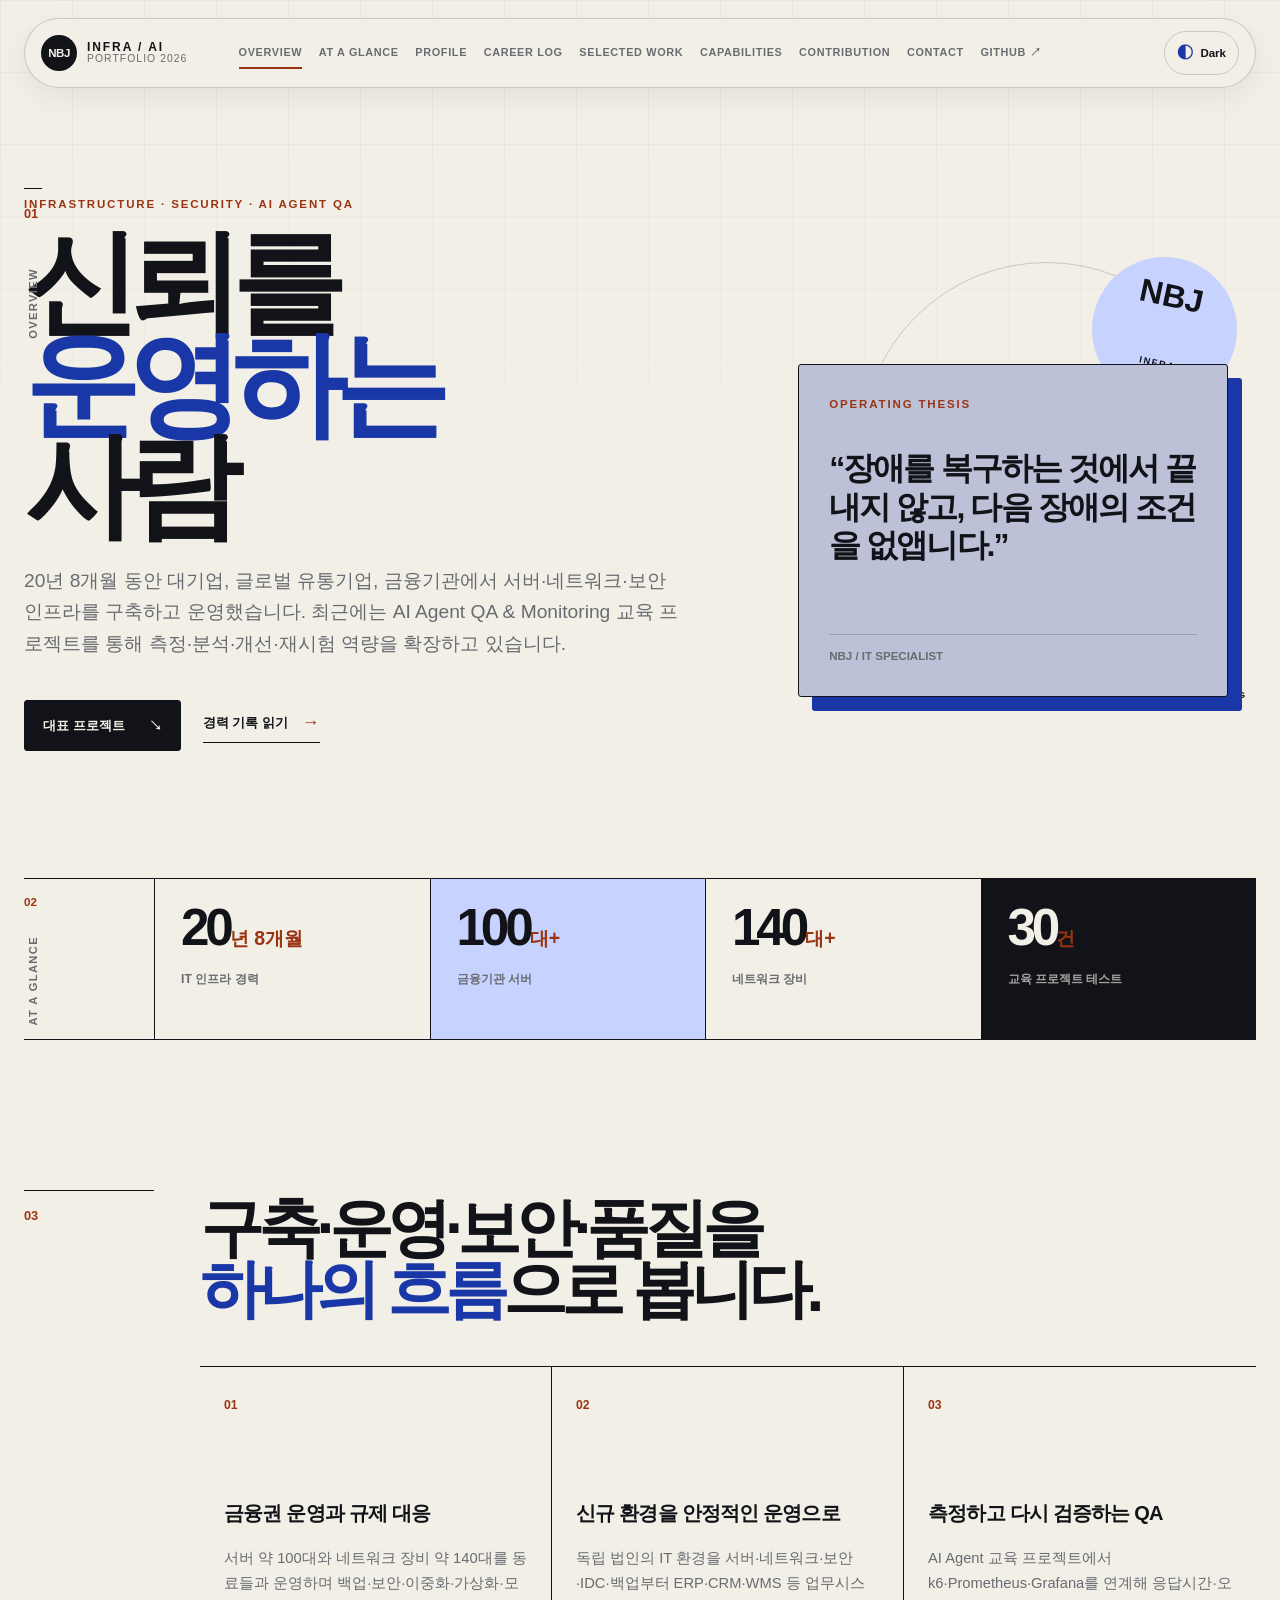
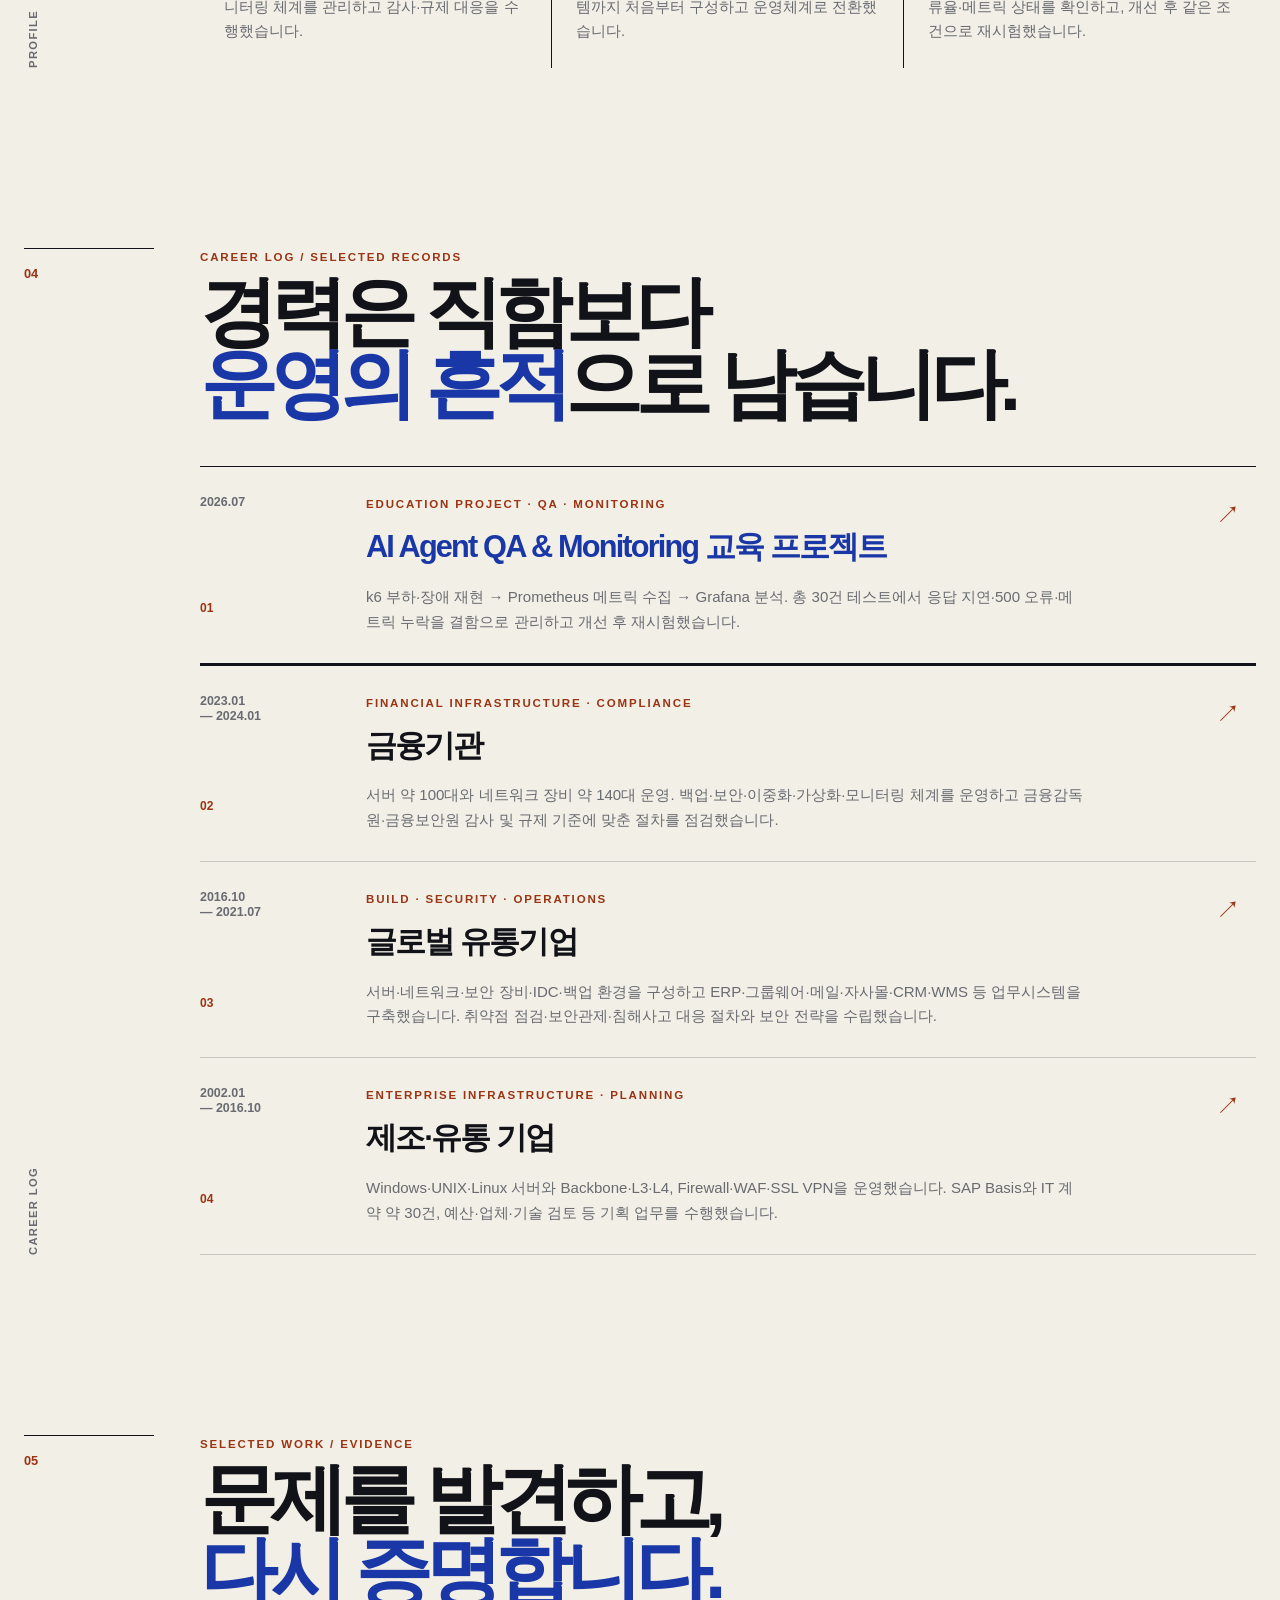
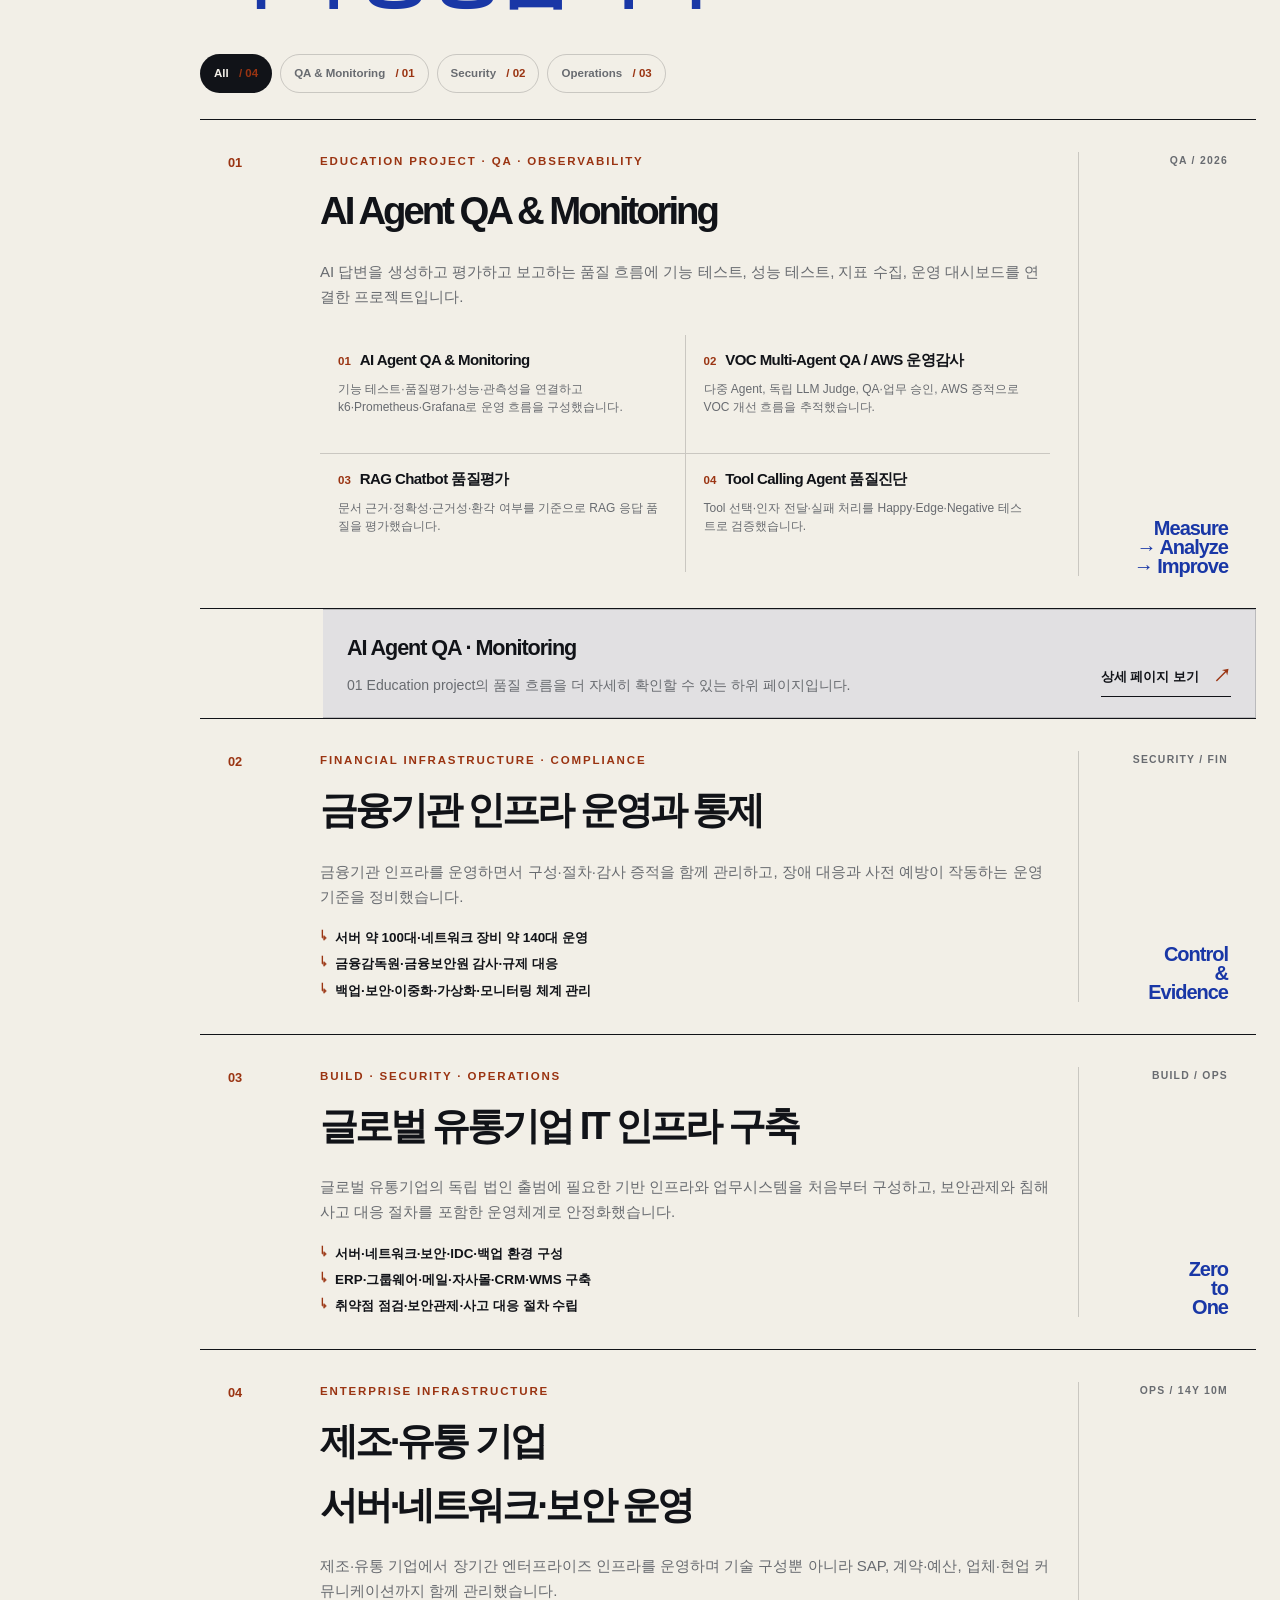
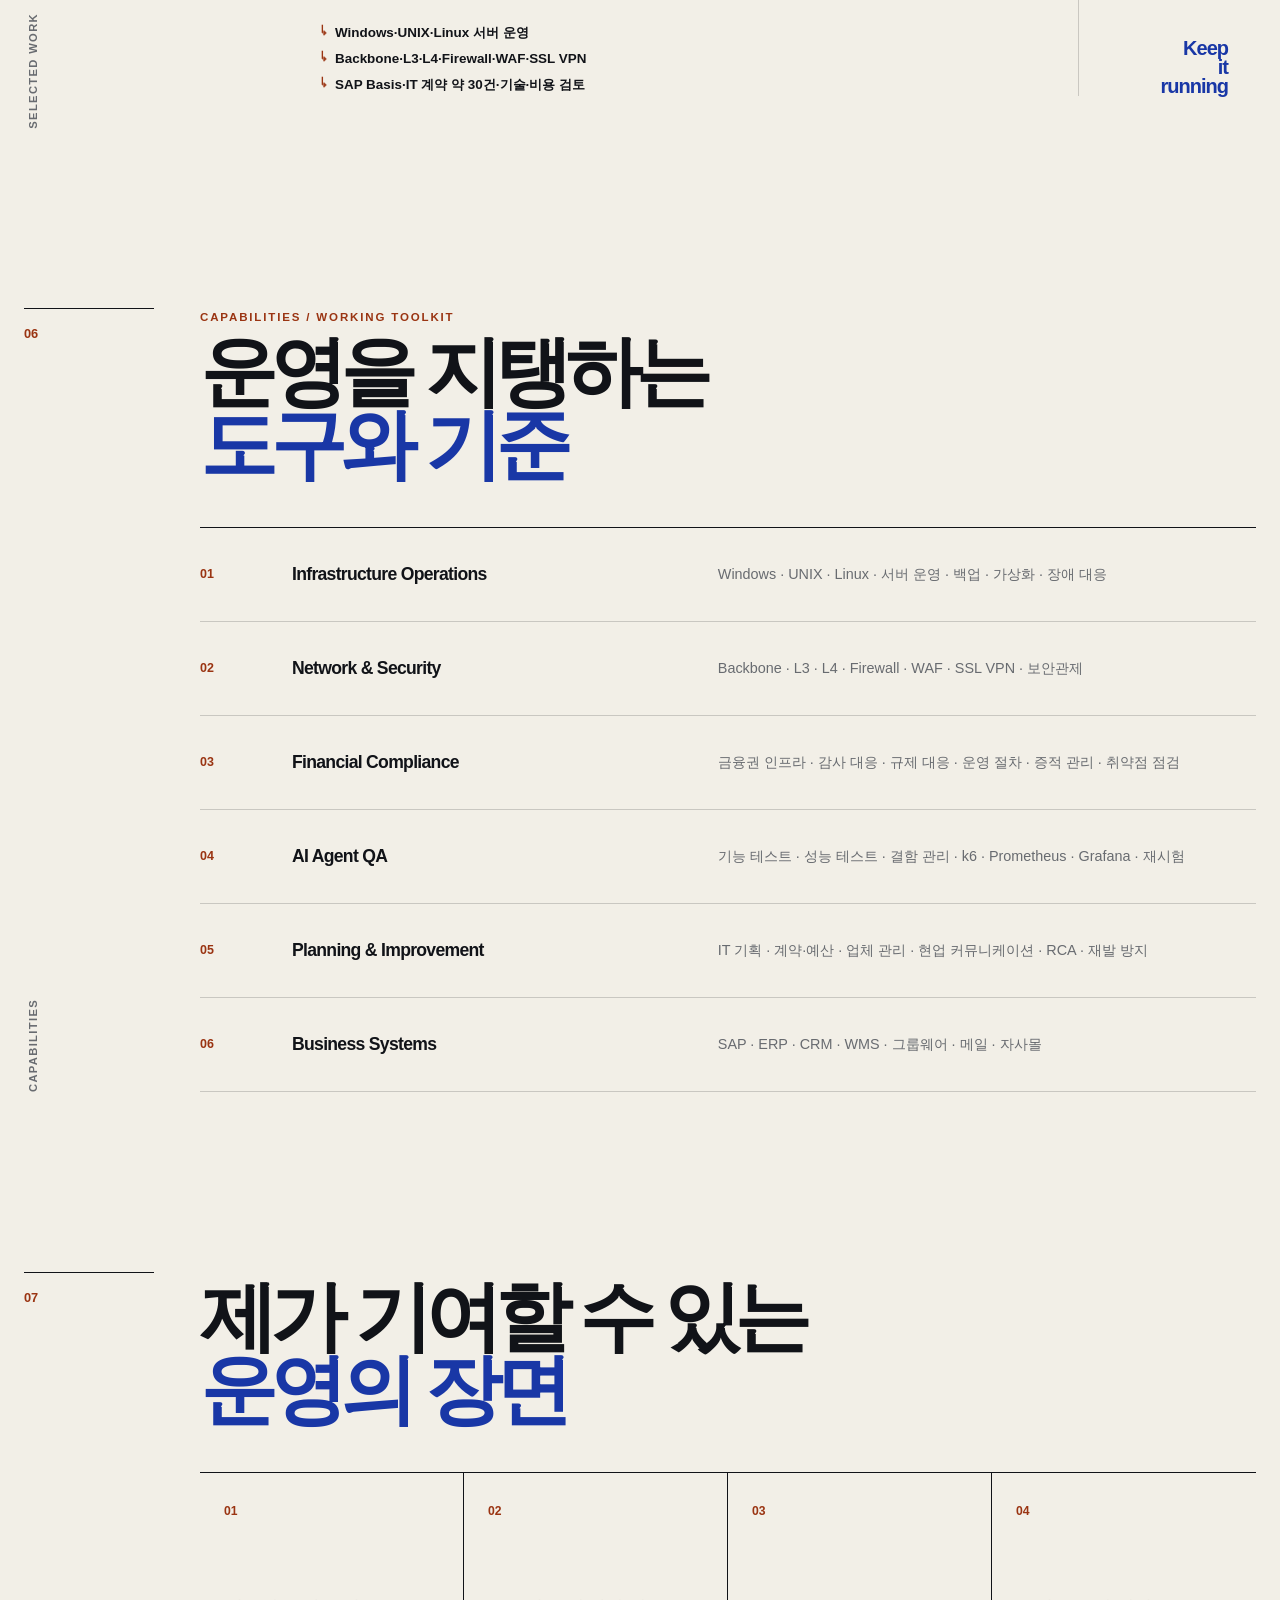
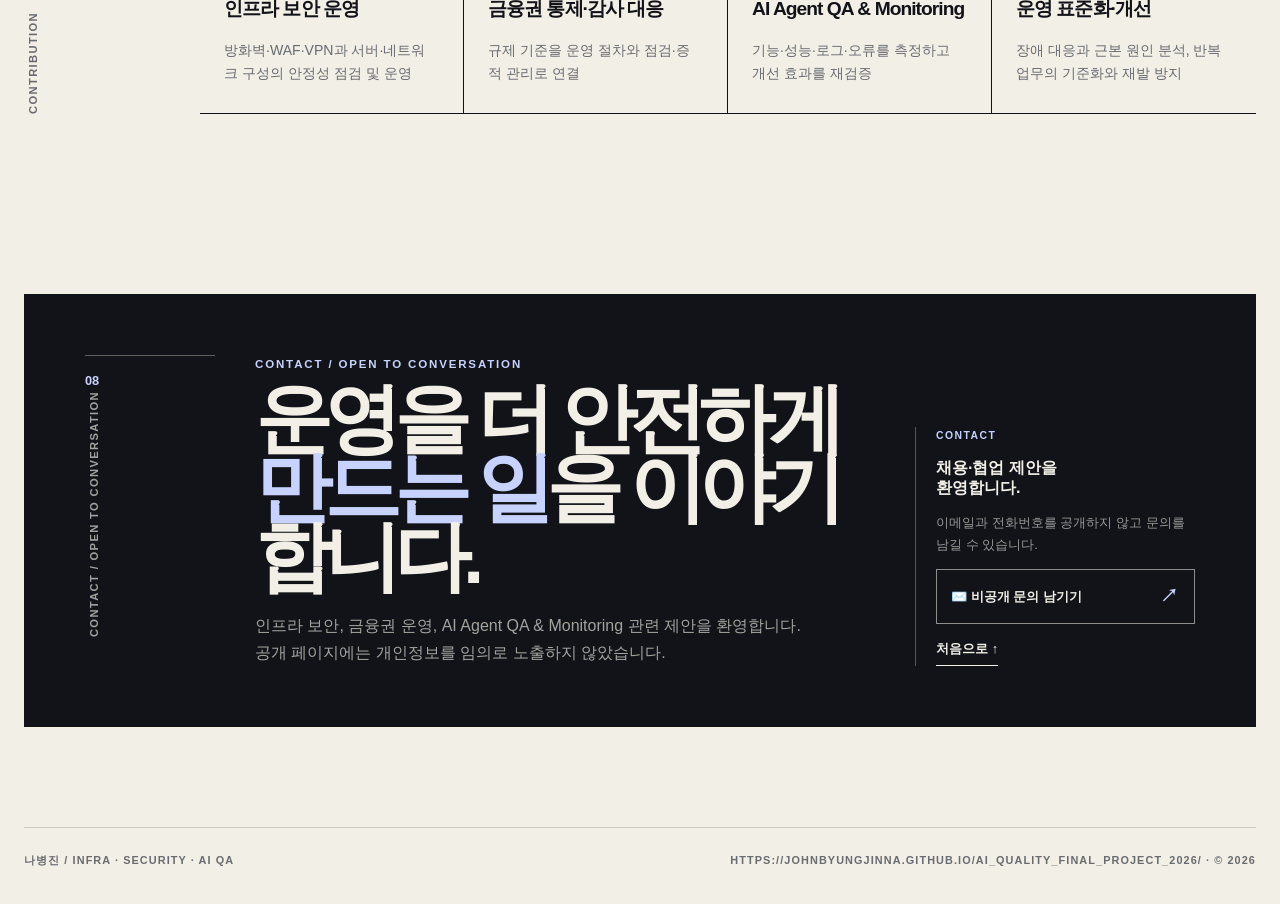
<file: docs/index.html>
<!doctype html>
<html lang="ko">
  <head>
    <meta charset="utf-8" />
    <meta name="viewport" content="width=device-width, initial-scale=1" />
    <meta
      name="description"
      content="나병진의 금융권 인프라 보안, 서버·네트워크 운영, AI Agent QA & Monitoring 포트폴리오"
    />
    <meta name="theme-color" content="#f2efe7" />
    <title>나병진 — Infrastructure / Security / AI QA</title>
    <link rel="stylesheet" href="styles.css" />
    <script src="script.js?v=2" defer></script>
  </head>
  <body>
    <div class="cursor-grid" aria-hidden="true"></div>

    <header class="site-header">
      <a class="brand" href="#top" aria-label="맨 위로 이동">
        <span class="brand-mark">NBJ</span>
        <span class="brand-copy"><strong>INFRA / AI</strong><small>portfolio 2026</small></span>
      </a>
      <nav class="site-nav" aria-label="주요 메뉴">
        <a href="#overview">Overview</a>
        <a href="#glance">At a glance</a>
        <a href="#profile">Profile</a>
        <a href="#career">Career log</a>
        <a href="#projects">Selected work</a>
        <a href="#capabilities">Capabilities</a>
        <a href="#contribution">Contribution</a>
        <a href="#contact">Contact</a>
        <a href="https://github.com/JohnByungjinNa/ai_quality_final_project_2026" target="_blank" rel="noreferrer">GitHub ↗</a>
      </nav>
      <button class="theme-toggle" type="button" aria-label="테마 전환" aria-pressed="false">
        <span class="theme-toggle__icon" aria-hidden="true">◐</span>
        <span class="theme-toggle__label">Theme</span>
      </button>
    </header>

    <main id="top">
      <section id="overview" class="hero section-shell" aria-labelledby="hero-title">
        <div class="hero__rail"><span>01</span><p>Overview</p></div>
        <div class="hero__copy">
          <p class="overline">Infrastructure · Security · AI Agent QA</p>
          <h1 id="hero-title">신뢰를<br /><em>운영하는</em><br />사람</h1>
          <p class="hero__lead">
            20년 8개월 동안 대기업, 글로벌 유통기업, 금융기관에서 서버·네트워크·보안 인프라를
            구축하고 운영했습니다. 최근에는 AI Agent QA & Monitoring 교육 프로젝트를 통해
            측정·분석·개선·재시험 역량을 확장하고 있습니다.
          </p>
          <div class="hero__actions">
            <a class="button button--ink" href="#projects">대표 프로젝트 <span>↘</span></a>
            <a class="text-link" href="#career">경력 기록 읽기 <span>→</span></a>
          </div>
        </div>
        <div class="hero__visual" aria-label="프로필 요약">
          <div class="hero__stamp">NBJ<br /><span>INFRA<br />OPS</span></div>
          <div class="hero__thesis">
            <p class="overline">Operating thesis</p>
            <p class="thesis-quote">“장애를 복구하는 것에서 끝내지 않고, 다음 장애의 조건을 없앱니다.”</p>
            <div class="hero__signature"><span>NBJ / IT SPECIALIST</span></div>
          </div>
          <div class="hero__code-line"><span>STATUS</span><strong>OBSERVING / IMPROVING</strong></div>
        </div>
      </section>

      <section id="glance" class="metric-band section-shell" aria-label="핵심 경력 지표">
        <div class="metric-band__intro"><span>02</span><p>At a glance</p></div>
        <div class="metric metric--wide"><strong>20<span>년 8개월</span></strong><p>IT 인프라 경력</p></div>
        <div class="metric metric--accent"><strong>100<span>대+</span></strong><p>금융기관 서버</p></div>
        <div class="metric"><strong>140<span>대+</span></strong><p>네트워크 장비</p></div>
        <div class="metric metric--dark"><strong>30<span>건</span></strong><p>교육 프로젝트 테스트</p></div>
      </section>

      <section id="profile" class="section-shell section-block profile-block">
        <div class="section-rail"><span>03</span><p>Profile</p></div>
        <div class="profile-block__content">
          <div class="section-heading">
            <h2>구축·운영·보안·품질을<br /><span>하나의 흐름</span>으로 봅니다.</h2>
          </div>
          <div class="principles-grid">
            <article class="principle">
              <span class="principle__number">01</span>
              <h3>금융권 운영과 규제 대응</h3>
              <p>서버 약 100대와 네트워크 장비 약 140대를 동료들과 운영하며 백업·보안·이중화·가상화·모니터링 체계를 관리하고 감사·규제 대응을 수행했습니다.</p>
            </article>
            <article class="principle">
              <span class="principle__number">02</span>
              <h3>신규 환경을 안정적인 운영으로</h3>
              <p>독립 법인의 IT 환경을 서버·네트워크·보안·IDC·백업부터 ERP·CRM·WMS 등 업무시스템까지 처음부터 구성하고 운영체계로 전환했습니다.</p>
            </article>
            <article class="principle">
              <span class="principle__number">03</span>
              <h3>측정하고 다시 검증하는 QA</h3>
              <p>AI Agent 교육 프로젝트에서 k6·Prometheus·Grafana를 연계해 응답시간·오류율·메트릭 상태를 확인하고, 개선 후 같은 조건으로 재시험했습니다.</p>
            </article>
          </div>
        </div>
      </section>

      <section id="career" class="section-shell section-block career-block">
        <div class="section-rail"><span>04</span><p>Career log</p></div>
        <div class="career-block__content">
          <div class="section-heading">
            <p class="overline">Career log / selected records</p>
            <h2>경력은 직함보다<br /><span>운영의 흔적</span>으로 남습니다.</h2>
          </div>
          <div class="career-ledger">
            <article class="career-row career-row--featured">
              <div class="career-row__meta"><span>2026.07</span><b>01</b></div>
              <div class="career-row__body"><p class="row-label">Education project · QA · Monitoring</p><h3>AI Agent QA & Monitoring 교육 프로젝트</h3><p>k6 부하·장애 재현 → Prometheus 메트릭 수집 → Grafana 분석. 총 30건 테스트에서 응답 지연·500 오류·메트릭 누락을 결함으로 관리하고 개선 후 재시험했습니다.</p></div>
              <span class="row-arrow">↗</span>
            </article>
            <article class="career-row">
              <div class="career-row__meta"><span>2023.01<br />— 2024.01</span><b>02</b></div>
              <div class="career-row__body"><p class="row-label">Financial infrastructure · Compliance</p><h3>금융기관</h3><p>서버 약 100대와 네트워크 장비 약 140대 운영. 백업·보안·이중화·가상화·모니터링 체계를 운영하고 금융감독원·금융보안원 감사 및 규제 기준에 맞춘 절차를 점검했습니다.</p></div>
              <span class="row-arrow">↗</span>
            </article>
            <article class="career-row">
              <div class="career-row__meta"><span>2016.10<br />— 2021.07</span><b>03</b></div>
              <div class="career-row__body"><p class="row-label">Build · Security · Operations</p><h3>글로벌 유통기업</h3><p>서버·네트워크·보안 장비·IDC·백업 환경을 구성하고 ERP·그룹웨어·메일·자사몰·CRM·WMS 등 업무시스템을 구축했습니다. 취약점 점검·보안관제·침해사고 대응 절차와 보안 전략을 수립했습니다.</p></div>
              <span class="row-arrow">↗</span>
            </article>
            <article class="career-row">
              <div class="career-row__meta"><span>2002.01<br />— 2016.10</span><b>04</b></div>
              <div class="career-row__body"><p class="row-label">Enterprise infrastructure · Planning</p><h3>제조·유통 기업</h3><p>Windows·UNIX·Linux 서버와 Backbone·L3·L4, Firewall·WAF·SSL VPN을 운영했습니다. SAP Basis와 IT 계약 약 30건, 예산·업체·기술 검토 등 기획 업무를 수행했습니다.</p></div>
              <span class="row-arrow">↗</span>
            </article>
          </div>
        </div>
      </section>

      <section id="projects" class="section-shell section-block projects-block">
        <div class="section-rail"><span>05</span><p>Selected work</p></div>
        <div class="projects-block__content">
          <div class="section-heading">
            <div><p class="overline">Selected work / evidence</p><h2>문제를 발견하고,<br /><span>다시 증명합니다.</span></h2></div>
          </div>
          <div class="project-filters" role="group" aria-label="프로젝트 필터">
            <button class="filter-button is-active" type="button" data-filter="all">All <span>/ 04</span></button>
            <button class="filter-button" type="button" data-filter="qa">QA & Monitoring <span>/ 01</span></button>
            <button class="filter-button" type="button" data-filter="security">Security <span>/ 02</span></button>
            <button class="filter-button" type="button" data-filter="operations">Operations <span>/ 03</span></button>
          </div>
          <div class="project-list">
            <article class="project project--hero" data-category="qa">
              <div class="project__number">01</div>
              <div class="project__main">
                <p class="row-label">Education project · QA · Observability</p>
                <h3>AI Agent QA & Monitoring</h3>
                <p>AI 답변을 생성하고 평가하고 보고하는 품질 흐름에 기능 테스트, 성능 테스트, 지표 수집, 운영 대시보드를 연결한 프로젝트입니다.</p>
                <div class="project-work-grid" aria-label="AI Agent QA selected work">
                  <article class="project-work-item"><div class="project-work-heading"><span>01</span><h4>AI Agent QA &amp; Monitoring</h4></div><p>기능 테스트·품질평가·성능·관측성을 연결하고 k6·Prometheus·Grafana로 운영 흐름을 구성했습니다.</p></article>
                  <article class="project-work-item"><div class="project-work-heading"><span>02</span><h4>VOC Multi-Agent QA / AWS 운영감사</h4></div><p>다중 Agent, 독립 LLM Judge, QA·업무 승인, AWS 증적으로 VOC 개선 흐름을 추적했습니다.</p></article>
                  <article class="project-work-item"><div class="project-work-heading"><span>03</span><h4>RAG Chatbot 품질평가</h4></div><p>문서 근거·정확성·근거성·환각 여부를 기준으로 RAG 응답 품질을 평가했습니다.</p></article>
                  <article class="project-work-item"><div class="project-work-heading"><span>04</span><h4>Tool Calling Agent 품질진단</h4></div><p>Tool 선택·인자 전달·실패 처리를 Happy·Edge·Negative 테스트로 검증했습니다.</p></article>
                </div>
              </div>
              <div class="project__side"><span class="project__tag">QA / 2026</span><strong>Measure<br />→ Analyze<br />→ Improve</strong></div>
            </article>
            <div class="related-portfolio">
              <div><h3>AI Agent QA · Monitoring</h3><p>01 Education project의 품질 흐름을 더 자세히 확인할 수 있는 하위 페이지입니다.</p></div>
              <a class="text-link" href="https://johnbyungjinna.github.io/ai_quality_final_project_2026/ai-qa-github-pages/" target="_blank" rel="noreferrer">상세 페이지 보기 <span>↗</span></a>
            </div>
            <article class="project" data-category="security operations">
              <div class="project__number">02</div>
              <div class="project__main"><p class="row-label">Financial infrastructure · Compliance</p><h3>금융기관 인프라 운영과 통제</h3><p>금융기관 인프라를 운영하면서 구성·절차·감사 증적을 함께 관리하고, 장애 대응과 사전 예방이 작동하는 운영 기준을 정비했습니다.</p><ul><li>서버 약 100대·네트워크 장비 약 140대 운영</li><li>금융감독원·금융보안원 감사·규제 대응</li><li>백업·보안·이중화·가상화·모니터링 체계 관리</li></ul></div>
              <div class="project__side"><span class="project__tag">SECURITY / FIN</span><strong>Control<br />&<br />Evidence</strong></div>
            </article>
            <article class="project" data-category="security operations">
              <div class="project__number">03</div>
              <div class="project__main"><p class="row-label">Build · Security · Operations</p><h3>글로벌 유통기업 IT 인프라 구축</h3><p>글로벌 유통기업의 독립 법인 출범에 필요한 기반 인프라와 업무시스템을 처음부터 구성하고, 보안관제와 침해사고 대응 절차를 포함한 운영체계로 안정화했습니다.</p><ul><li>서버·네트워크·보안·IDC·백업 환경 구성</li><li>ERP·그룹웨어·메일·자사몰·CRM·WMS 구축</li><li>취약점 점검·보안관제·사고 대응 절차 수립</li></ul></div>
              <div class="project__side"><span class="project__tag">BUILD / OPS</span><strong>Zero<br />to<br />One</strong></div>
            </article>
            <article class="project" data-category="operations">
              <div class="project__number">04</div>
              <div class="project__main"><p class="row-label">Enterprise infrastructure</p><h3>제조·유통 기업<br />서버·네트워크·보안 운영</h3><p>제조·유통 기업에서 장기간 엔터프라이즈 인프라를 운영하며 기술 구성뿐 아니라 SAP, 계약·예산, 업체·현업 커뮤니케이션까지 함께 관리했습니다.</p><ul><li>Windows·UNIX·Linux 서버 운영</li><li>Backbone·L3·L4·Firewall·WAF·SSL VPN</li><li>SAP Basis·IT 계약 약 30건·기술·비용 검토</li></ul></div>
              <div class="project__side"><span class="project__tag">OPS / 14Y 10M</span><strong>Keep<br />it<br />running</strong></div>
            </article>
          </div>
          <p class="filter-empty" hidden>선택한 분류의 프로젝트가 없습니다.</p>
        </div>
      </section>

      <section id="capabilities" class="section-shell section-block capability-block">
        <div class="section-rail"><span>06</span><p>Capabilities</p></div>
        <div class="capability-block__content">
          <div class="section-heading"><p class="overline">Capabilities / working toolkit</p><h2>운영을 지탱하는<br /><span>도구와 기준</span></h2></div>
          <div class="capability-table">
            <div class="capability-row"><span>01</span><h3>Infrastructure Operations</h3><p>Windows · UNIX · Linux · 서버 운영 · 백업 · 가상화 · 장애 대응</p></div>
            <div class="capability-row"><span>02</span><h3>Network & Security</h3><p>Backbone · L3 · L4 · Firewall · WAF · SSL VPN · 보안관제</p></div>
            <div class="capability-row"><span>03</span><h3>Financial Compliance</h3><p>금융권 인프라 · 감사 대응 · 규제 대응 · 운영 절차 · 증적 관리 · 취약점 점검</p></div>
            <div class="capability-row"><span>04</span><h3>AI Agent QA</h3><p>기능 테스트 · 성능 테스트 · 결함 관리 · k6 · Prometheus · Grafana · 재시험</p></div>
            <div class="capability-row"><span>05</span><h3>Planning & Improvement</h3><p>IT 기획 · 계약·예산 · 업체 관리 · 현업 커뮤니케이션 · RCA · 재발 방지</p></div>
            <div class="capability-row"><span>06</span><h3>Business Systems</h3><p>SAP · ERP · CRM · WMS · 그룹웨어 · 메일 · 자사몰</p></div>
          </div>
        </div>
      </section>

      <section id="contribution" class="section-shell section-block roles-block">
        <div class="section-rail"><span>07</span><p>Contribution</p></div>
        <div class="roles-block__content">
          <div class="section-heading"><h2>제가 기여할 수 있는<br /><span>운영의 장면</span></h2></div>
          <div class="role-grid"><article><span>01</span><h3>인프라 보안 운영</h3><p>방화벽·WAF·VPN과 서버·네트워크 구성의 안정성 점검 및 운영</p></article><article><span>02</span><h3>금융권 통제·감사 대응</h3><p>규제 기준을 운영 절차와 점검·증적 관리로 연결</p></article><article><span>03</span><h3>AI Agent QA & Monitoring</h3><p>기능·성능·로그·오류를 측정하고 개선 효과를 재검증</p></article><article><span>04</span><h3>운영 표준화·개선</h3><p>장애 대응과 근본 원인 분석, 반복 업무의 기준화와 재발 방지</p></article></div>
        </div>
      </section>

      <section id="contact" class="section-shell contact-block">
        <div class="section-rail contact-block__rail"><span>08</span><p>Contact / open to conversation</p></div>
        <div><p class="overline">Contact / open to conversation</p><h2>운영을 더 안전하게<br /><em>만드는 일</em>을 이야기합니다.</h2><p>인프라 보안, 금융권 운영, AI Agent QA & Monitoring 관련 제안을 환영합니다. 공개 페이지에는 개인정보를 임의로 노출하지 않았습니다.</p></div>
        <div class="contact-block__note"><span>CONTACT</span><strong>채용·협업 제안을<br />환영합니다.</strong><p>이메일과 전화번호를 공개하지 않고 문의를 남길 수 있습니다.</p><a class="contact-form-button" href="https://forms.gle/yvzx17WE3JHssBXV6" target="_blank" rel="noreferrer">✉️ 비공개 문의 남기기 <span>↗</span></a><a class="text-link" href="#top">처음으로 ↑</a></div>
      </section>
    </main>

    <footer class="site-footer"><span>나병진 / INFRA · SECURITY · AI QA</span><span><a href="https://johnbyungjinna.github.io/ai_quality_final_project_2026/">https://johnbyungjinna.github.io/ai_quality_final_project_2026/</a> · © 2026</span></footer>
  </body>
</html>
</file>
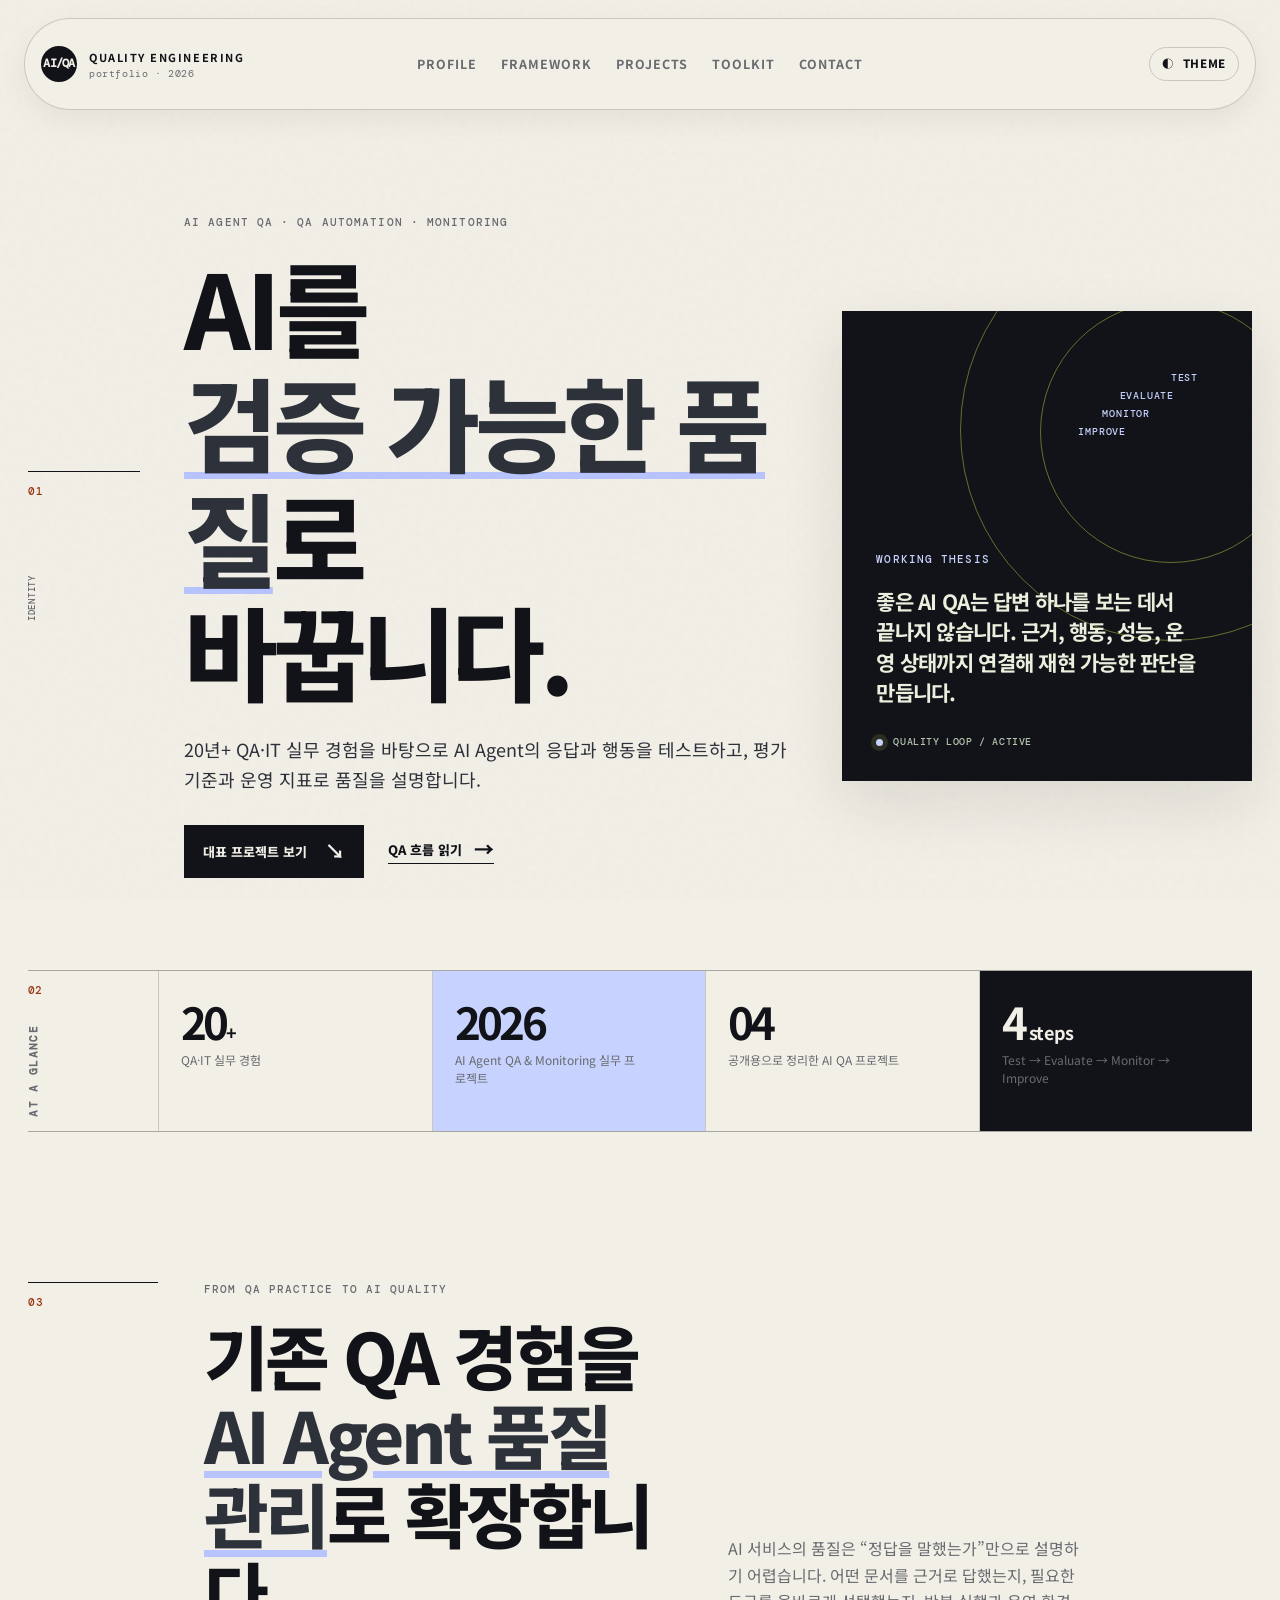
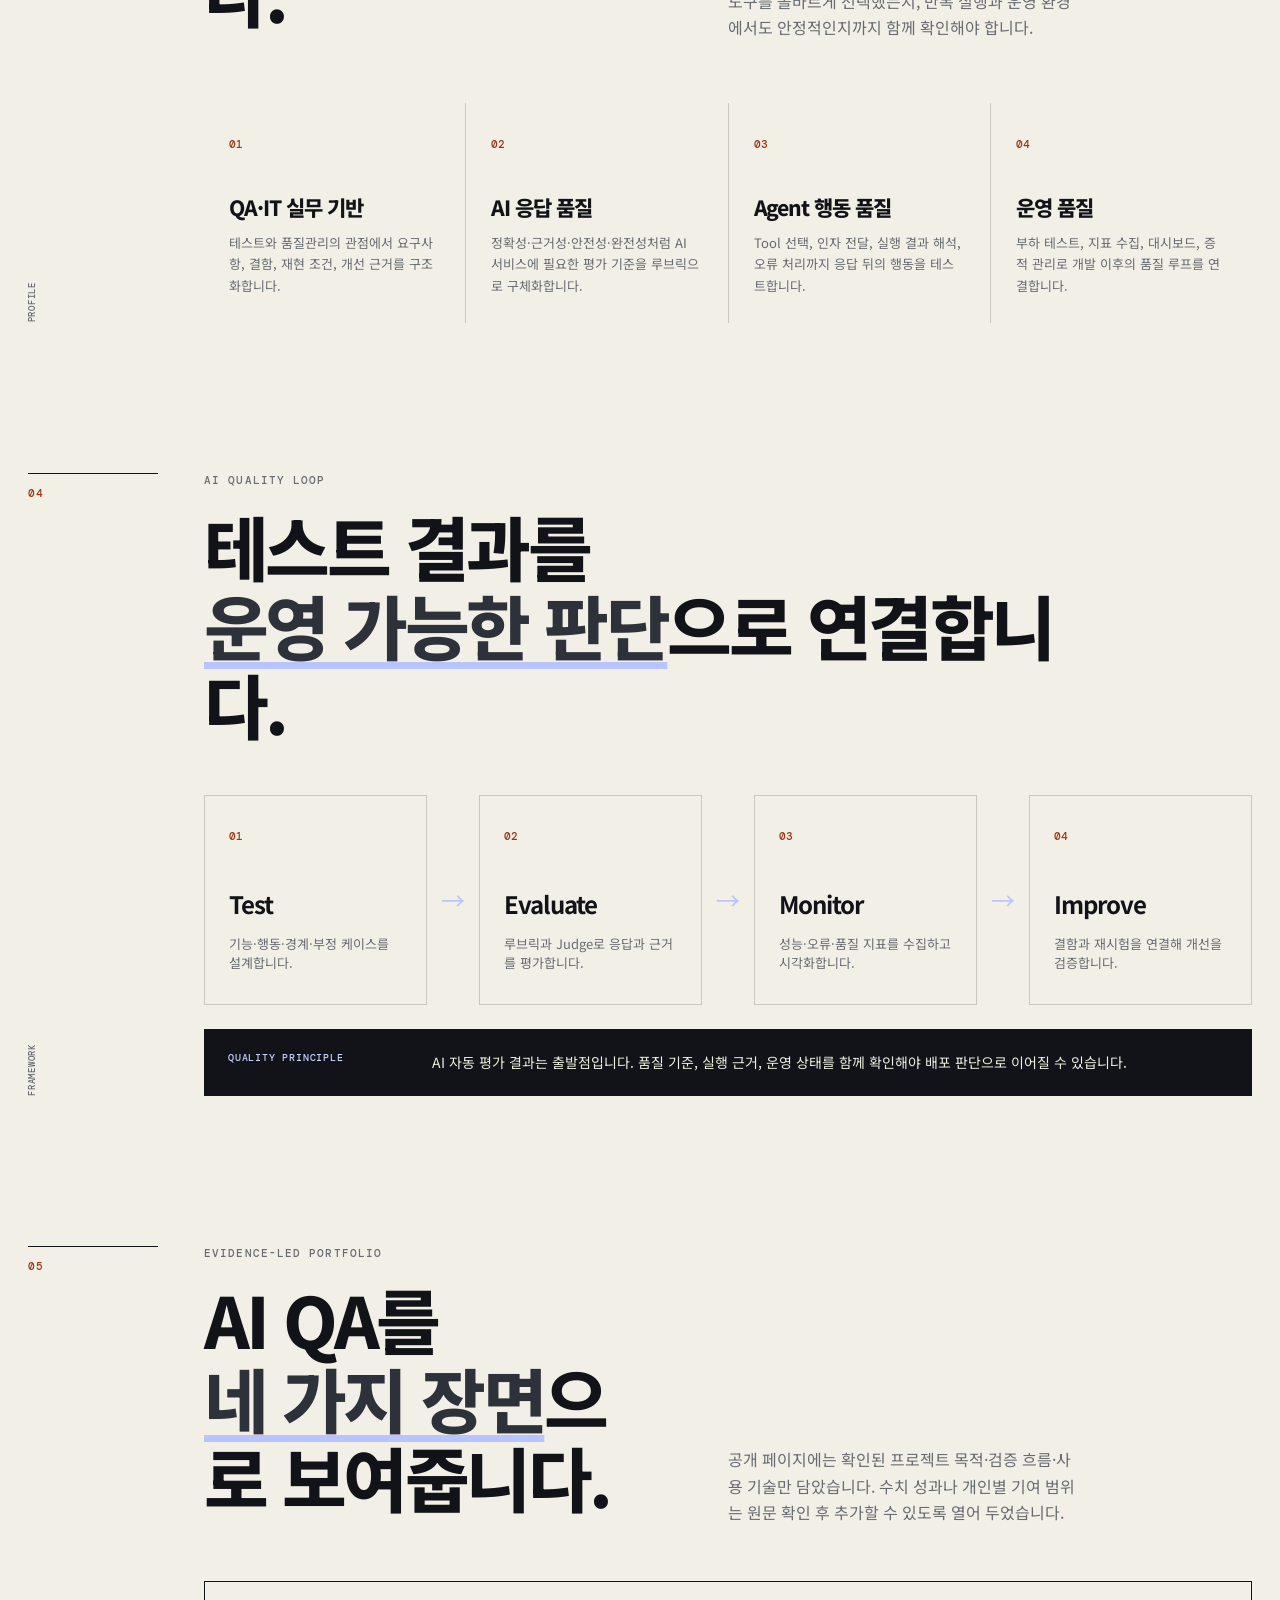
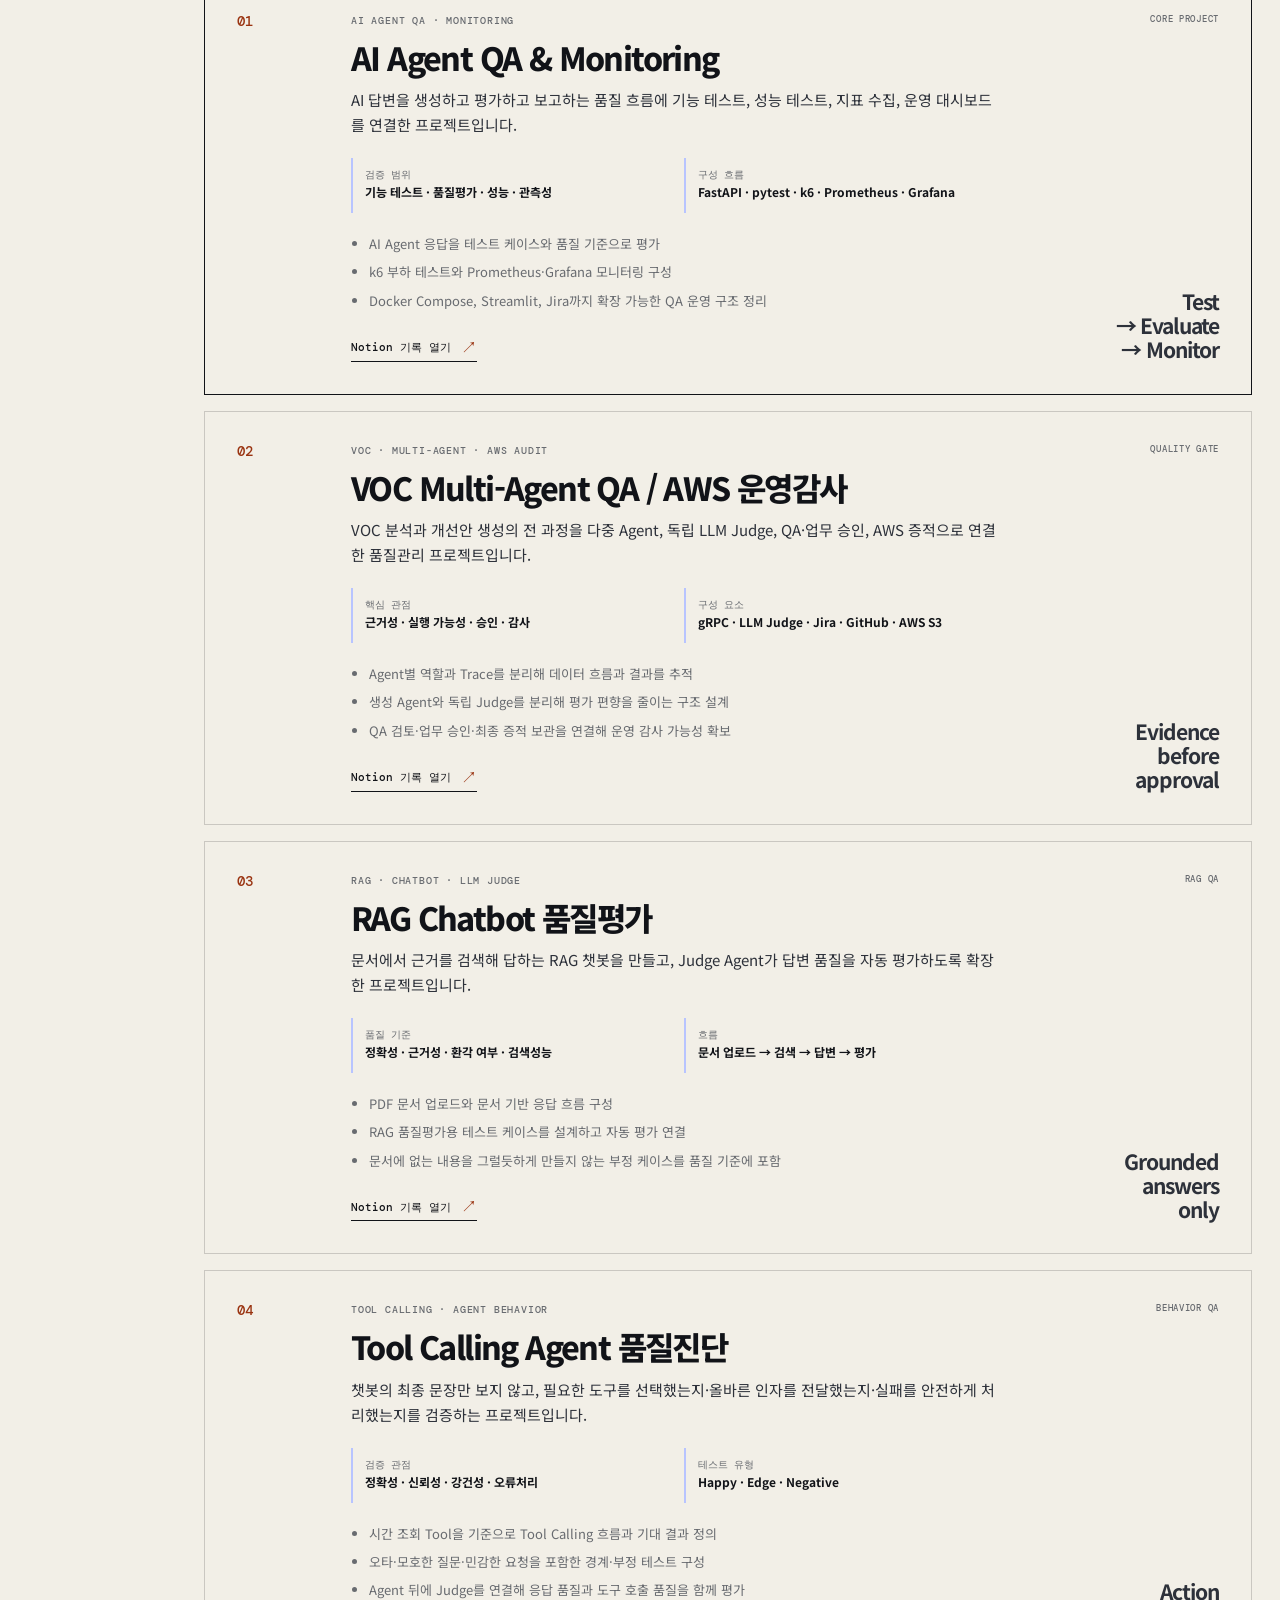
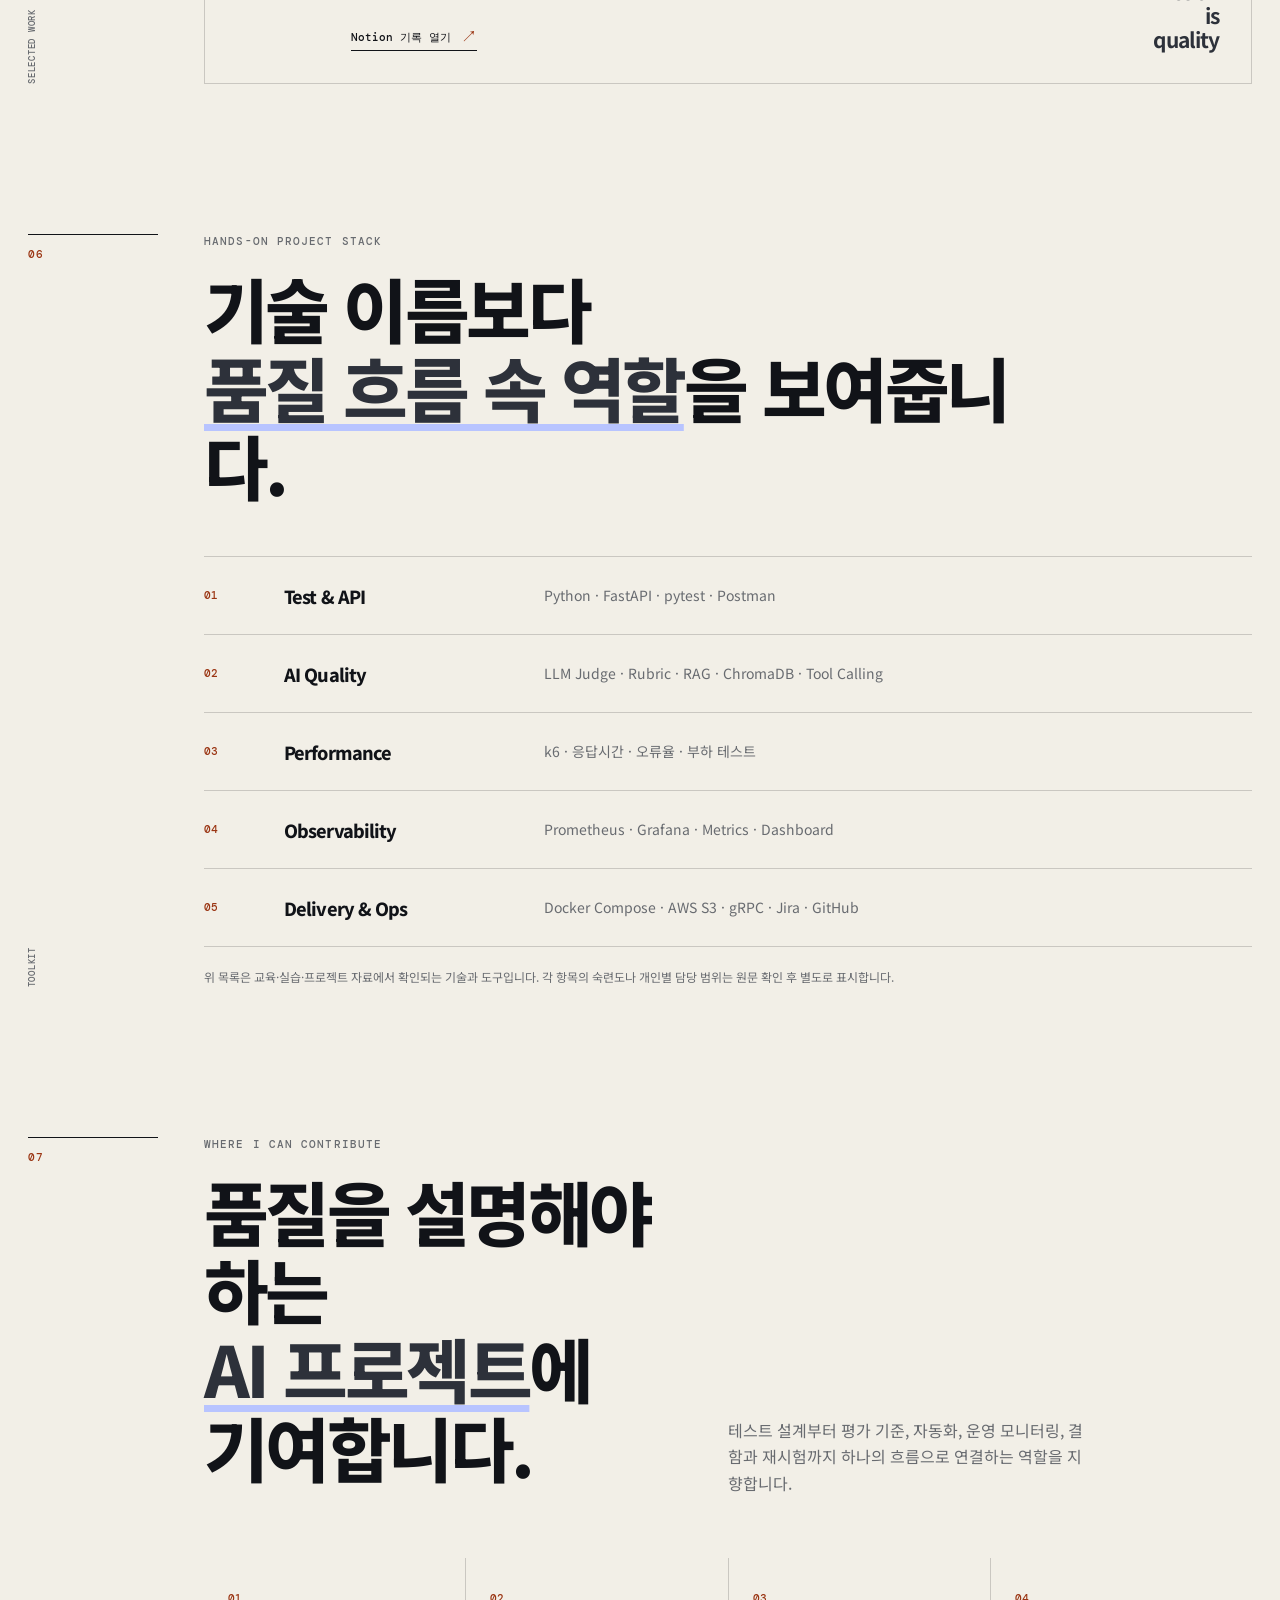
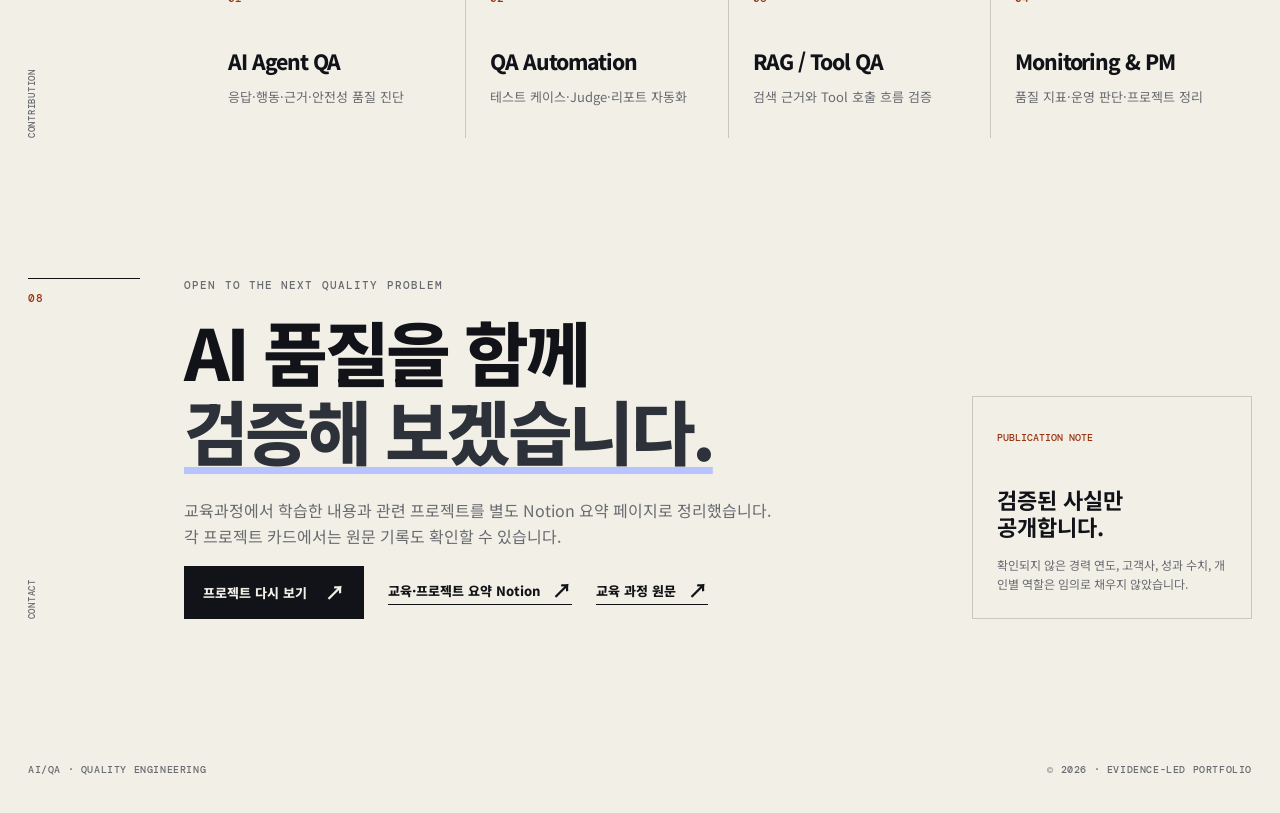
<file: docs/ai-qa-github-pages/index.html>
<!doctype html>
<html lang="ko">
  <head>
    <meta charset="utf-8" />
    <meta name="viewport" content="width=device-width, initial-scale=1" />
    <meta
      name="description"
      content="20년+ QA·IT 실무 경험을 바탕으로 AI Agent 품질을 테스트하고 평가하며 운영을 모니터링하는 공개 포트폴리오"
    />
    <meta name="theme-color" content="#10211f" />
    <title>AI Agent QA · Monitoring Portfolio</title>
    <link rel="preconnect" href="https://fonts.googleapis.com" />
    <link rel="preconnect" href="https://fonts.gstatic.com" crossorigin />
    <link
      href="https://fonts.googleapis.com/css2?family=DM+Mono:wght@400;500&family=Manrope:wght@400;500;600;700;800&family=Noto+Sans+KR:wght@400;500;600;700;800&display=swap"
      rel="stylesheet"
    />
    <link rel="stylesheet" href="styles.css" />
    <script src="script.js" defer></script>
  </head>
  <body>
    <div class="site-noise" aria-hidden="true"></div>

    <header class="site-header">
      <a class="brand" href="#top" aria-label="포트폴리오 처음으로 이동">
        <span class="brand-mark">AI/QA</span>
        <span class="brand-copy"><strong>QUALITY ENGINEERING</strong><small>portfolio · 2026</small></span>
      </a>
      <nav class="site-nav" aria-label="주요 메뉴">
        <a href="#profile">Profile</a>
        <a href="#framework">Framework</a>
        <a href="#projects">Projects</a>
        <a href="#toolkit">Toolkit</a>
        <a href="#contact">Contact</a>
      </nav>
      <button class="theme-toggle" type="button" aria-label="테마 전환" aria-pressed="false">
        <span aria-hidden="true">◐</span>
        <span>Theme</span>
      </button>
    </header>

    <main id="top">
      <section class="hero section-shell" aria-labelledby="hero-title">
        <div class="section-index"><span>01</span><small>IDENTITY</small></div>
        <div class="hero-copy">
          <p class="eyebrow">AI Agent QA · QA Automation · Monitoring</p>
          <h1 id="hero-title">AI를<br /><em>검증 가능한 품질</em>로<br />바꿉니다.</h1>
          <p class="hero-lead">
            20년+ QA·IT 실무 경험을 바탕으로 AI Agent의 응답과 행동을 테스트하고,
            평가 기준과 운영 지표로 품질을 설명합니다.
          </p>
          <div class="hero-actions">
            <a class="button button-primary" href="#projects">대표 프로젝트 보기 <span>↘</span></a>
            <a class="text-link" href="#framework">QA 흐름 읽기 <span>→</span></a>
          </div>
        </div>
        <div class="hero-panel" aria-label="포트폴리오 핵심 메시지">
          <div class="hero-orbit"><span>TEST</span><span>EVALUATE</span><span>MONITOR</span><span>IMPROVE</span></div>
          <div class="hero-panel-copy">
            <p class="eyebrow">Working thesis</p>
            <p class="hero-quote">좋은 AI QA는 답변 하나를 보는 데서 끝나지 않습니다. 근거, 행동, 성능, 운영 상태까지 연결해 재현 가능한 판단을 만듭니다.</p>
            <div class="status-line"><span class="status-dot"></span><span>QUALITY LOOP / ACTIVE</span></div>
          </div>
        </div>
      </section>

      <section class="metric-band section-shell" aria-label="핵심 요약">
        <div class="metric-intro"><span>02</span><small>AT A GLANCE</small></div>
        <div class="metric"><strong>20<span>+</span></strong><p>QA·IT 실무 경험</p></div>
        <div class="metric metric-accent"><strong>2026</strong><p>AI Agent QA & Monitoring 실무 프로젝트</p></div>
        <div class="metric"><strong>04</strong><p>공개용으로 정리한 AI QA 프로젝트</p></div>
        <div class="metric metric-dark"><strong>4<span> steps</span></strong><p>Test → Evaluate → Monitor → Improve</p></div>
      </section>

      <section id="profile" class="section-shell section-block profile-block" data-reveal>
        <div class="section-index"><span>03</span><small>PROFILE</small></div>
        <div class="section-content">
          <div class="section-heading split-heading">
            <div>
              <p class="eyebrow">From QA practice to AI quality</p>
              <h2>기존 QA 경험을<br /><em>AI Agent 품질관리</em>로 확장합니다.</h2>
            </div>
            <p>
              AI 서비스의 품질은 “정답을 말했는가”만으로 설명하기 어렵습니다.
              어떤 문서를 근거로 답했는지, 필요한 도구를 올바르게 선택했는지,
              반복 실행과 운영 환경에서도 안정적인지까지 함께 확인해야 합니다.
            </p>
          </div>
          <div class="story-grid">
            <article class="story-card"><span>01</span><h3>QA·IT 실무 기반</h3><p>테스트와 품질관리의 관점에서 요구사항, 결함, 재현 조건, 개선 근거를 구조화합니다.</p></article>
            <article class="story-card"><span>02</span><h3>AI 응답 품질</h3><p>정확성·근거성·안전성·완전성처럼 AI 서비스에 필요한 평가 기준을 루브릭으로 구체화합니다.</p></article>
            <article class="story-card"><span>03</span><h3>Agent 행동 품질</h3><p>Tool 선택, 인자 전달, 실행 결과 해석, 오류 처리까지 응답 뒤의 행동을 테스트합니다.</p></article>
            <article class="story-card"><span>04</span><h3>운영 품질</h3><p>부하 테스트, 지표 수집, 대시보드, 증적 관리로 개발 이후의 품질 루프를 연결합니다.</p></article>
          </div>
        </div>
      </section>

      <section id="framework" class="section-shell section-block framework-block" data-reveal>
        <div class="section-index"><span>04</span><small>FRAMEWORK</small></div>
        <div class="section-content">
          <div class="section-heading">
            <p class="eyebrow">AI quality loop</p>
            <h2>테스트 결과를<br /><em>운영 가능한 판단</em>으로 연결합니다.</h2>
          </div>
          <div class="quality-flow" aria-label="AI QA 품질 흐름">
            <div class="flow-step"><span>01</span><strong>Test</strong><p>기능·행동·경계·부정 케이스를 설계합니다.</p></div>
            <div class="flow-connector" aria-hidden="true">→</div>
            <div class="flow-step"><span>02</span><strong>Evaluate</strong><p>루브릭과 Judge로 응답과 근거를 평가합니다.</p></div>
            <div class="flow-connector" aria-hidden="true">→</div>
            <div class="flow-step"><span>03</span><strong>Monitor</strong><p>성능·오류·품질 지표를 수집하고 시각화합니다.</p></div>
            <div class="flow-connector" aria-hidden="true">→</div>
            <div class="flow-step"><span>04</span><strong>Improve</strong><p>결함과 재시험을 연결해 개선을 검증합니다.</p></div>
          </div>
          <div class="framework-note"><span>QUALITY PRINCIPLE</span><p>AI 자동 평가 결과는 출발점입니다. 품질 기준, 실행 근거, 운영 상태를 함께 확인해야 배포 판단으로 이어질 수 있습니다.</p></div>
        </div>
      </section>

      <section id="projects" class="section-shell section-block projects-block" data-reveal>
        <div class="section-index"><span>05</span><small>SELECTED WORK</small></div>
        <div class="section-content">
          <div class="section-heading split-heading projects-heading">
            <div><p class="eyebrow">Evidence-led portfolio</p><h2>AI QA를<br /><em>네 가지 장면</em>으로 보여줍니다.</h2></div>
            <p>공개 페이지에는 확인된 프로젝트 목적·검증 흐름·사용 기술만 담았습니다. 수치 성과나 개인별 기여 범위는 원문 확인 후 추가할 수 있도록 열어 두었습니다.</p>
          </div>

          <div class="project-list">
            <article class="project-card project-card-featured">
              <div class="project-number">01</div>
              <div class="project-main">
                <p class="project-kicker">AI AGENT QA · MONITORING</p>
                <h3>AI Agent QA &amp; Monitoring</h3>
                <p class="project-summary">AI 답변을 생성하고 평가하고 보고하는 품질 흐름에 기능 테스트, 성능 테스트, 지표 수집, 운영 대시보드를 연결한 프로젝트입니다.</p>
                <div class="project-grid">
                  <div><span>검증 범위</span><strong>기능 테스트 · 품질평가 · 성능 · 관측성</strong></div>
                  <div><span>구성 흐름</span><strong>FastAPI · pytest · k6 · Prometheus · Grafana</strong></div>
                </div>
                <ul class="project-points"><li>AI Agent 응답을 테스트 케이스와 품질 기준으로 평가</li><li>k6 부하 테스트와 Prometheus·Grafana 모니터링 구성</li><li>Docker Compose, Streamlit, Jira까지 확장 가능한 QA 운영 구조 정리</li></ul>
                <a class="source-link" href="https://app.notion.com/p/4956031e8cac832bae54014f84b9b498?pvs=204" target="_blank" rel="noreferrer">Notion 기록 열기 <span>↗</span></a>
              </div>
              <div class="project-side"><span>CORE PROJECT</span><strong>Test<br />→ Evaluate<br />→ Monitor</strong></div>
            </article>

            <article class="project-card">
              <div class="project-number">02</div>
              <div class="project-main">
                <p class="project-kicker">VOC · MULTI-AGENT · AWS AUDIT</p>
                <h3>VOC Multi-Agent QA / AWS 운영감사</h3>
                <p class="project-summary">VOC 분석과 개선안 생성의 전 과정을 다중 Agent, 독립 LLM Judge, QA·업무 승인, AWS 증적으로 연결한 품질관리 프로젝트입니다.</p>
                <div class="project-grid"><div><span>핵심 관점</span><strong>근거성 · 실행 가능성 · 승인 · 감사</strong></div><div><span>구성 요소</span><strong>gRPC · LLM Judge · Jira · GitHub · AWS S3</strong></div></div>
                <ul class="project-points"><li>Agent별 역할과 Trace를 분리해 데이터 흐름과 결과를 추적</li><li>생성 Agent와 독립 Judge를 분리해 평가 편향을 줄이는 구조 설계</li><li>QA 검토·업무 승인·최종 증적 보관을 연결해 운영 감사 가능성 확보</li></ul>
                <a class="source-link" href="https://app.notion.com/p/6286031e8cac820d9fc2016b31094ee6?pvs=204" target="_blank" rel="noreferrer">Notion 기록 열기 <span>↗</span></a>
              </div>
              <div class="project-side"><span>QUALITY GATE</span><strong>Evidence<br />before<br />approval</strong></div>
            </article>

            <article class="project-card">
              <div class="project-number">03</div>
              <div class="project-main">
                <p class="project-kicker">RAG · CHATBOT · LLM JUDGE</p>
                <h3>RAG Chatbot 품질평가</h3>
                <p class="project-summary">문서에서 근거를 검색해 답하는 RAG 챗봇을 만들고, Judge Agent가 답변 품질을 자동 평가하도록 확장한 프로젝트입니다.</p>
                <div class="project-grid"><div><span>품질 기준</span><strong>정확성 · 근거성 · 환각 여부 · 검색성능</strong></div><div><span>흐름</span><strong>문서 업로드 → 검색 → 답변 → 평가</strong></div></div>
                <ul class="project-points"><li>PDF 문서 업로드와 문서 기반 응답 흐름 구성</li><li>RAG 품질평가용 테스트 케이스를 설계하고 자동 평가 연결</li><li>문서에 없는 내용을 그럴듯하게 만들지 않는 부정 케이스를 품질 기준에 포함</li></ul>
                <a class="source-link" href="https://app.notion.com/p/e446031e8cac830a9e5c81f21ca084cc?pvs=204" target="_blank" rel="noreferrer">Notion 기록 열기 <span>↗</span></a>
              </div>
              <div class="project-side"><span>RAG QA</span><strong>Grounded<br />answers<br />only</strong></div>
            </article>

            <article class="project-card">
              <div class="project-number">04</div>
              <div class="project-main">
                <p class="project-kicker">TOOL CALLING · AGENT BEHAVIOR</p>
                <h3>Tool Calling Agent 품질진단</h3>
                <p class="project-summary">챗봇의 최종 문장만 보지 않고, 필요한 도구를 선택했는지·올바른 인자를 전달했는지·실패를 안전하게 처리했는지를 검증하는 프로젝트입니다.</p>
                <div class="project-grid"><div><span>검증 관점</span><strong>정확성 · 신뢰성 · 강건성 · 오류처리</strong></div><div><span>테스트 유형</span><strong>Happy · Edge · Negative</strong></div></div>
                <ul class="project-points"><li>시간 조회 Tool을 기준으로 Tool Calling 흐름과 기대 결과 정의</li><li>오타·모호한 질문·민감한 요청을 포함한 경계·부정 테스트 구성</li><li>Agent 뒤에 Judge를 연결해 응답 품질과 도구 호출 품질을 함께 평가</li></ul>
                <a class="source-link" href="https://app.notion.com/p/7ce6031e8cac83f7ad1281f14940a1b4?pvs=204" target="_blank" rel="noreferrer">Notion 기록 열기 <span>↗</span></a>
              </div>
              <div class="project-side"><span>BEHAVIOR QA</span><strong>Action<br />is<br />quality</strong></div>
            </article>
          </div>
        </div>
      </section>

      <section id="toolkit" class="section-shell section-block toolkit-block" data-reveal>
        <div class="section-index"><span>06</span><small>TOOLKIT</small></div>
        <div class="section-content">
          <div class="section-heading"><p class="eyebrow">Hands-on project stack</p><h2>기술 이름보다<br /><em>품질 흐름 속 역할</em>을 보여줍니다.</h2></div>
          <div class="toolkit-table">
            <div class="toolkit-row"><span>01</span><h3>Test &amp; API</h3><p>Python · FastAPI · pytest · Postman</p></div>
            <div class="toolkit-row"><span>02</span><h3>AI Quality</h3><p>LLM Judge · Rubric · RAG · ChromaDB · Tool Calling</p></div>
            <div class="toolkit-row"><span>03</span><h3>Performance</h3><p>k6 · 응답시간 · 오류율 · 부하 테스트</p></div>
            <div class="toolkit-row"><span>04</span><h3>Observability</h3><p>Prometheus · Grafana · Metrics · Dashboard</p></div>
            <div class="toolkit-row"><span>05</span><h3>Delivery &amp; Ops</h3><p>Docker Compose · AWS S3 · gRPC · Jira · GitHub</p></div>
          </div>
          <p class="toolkit-caption">위 목록은 교육·실습·프로젝트 자료에서 확인되는 기술과 도구입니다. 각 항목의 숙련도나 개인별 담당 범위는 원문 확인 후 별도로 표시합니다.</p>
        </div>
      </section>

      <section class="section-shell section-block roles-block" data-reveal>
        <div class="section-index"><span>07</span><small>CONTRIBUTION</small></div>
        <div class="section-content">
          <div class="section-heading split-heading"><div><p class="eyebrow">Where I can contribute</p><h2>품질을 설명해야 하는<br /><em>AI 프로젝트</em>에 기여합니다.</h2></div><p>테스트 설계부터 평가 기준, 자동화, 운영 모니터링, 결함과 재시험까지 하나의 흐름으로 연결하는 역할을 지향합니다.</p></div>
          <div class="role-grid"><article><span>01</span><h3>AI Agent QA</h3><p>응답·행동·근거·안전성 품질 진단</p></article><article><span>02</span><h3>QA Automation</h3><p>테스트 케이스·Judge·리포트 자동화</p></article><article><span>03</span><h3>RAG / Tool QA</h3><p>검색 근거와 Tool 호출 흐름 검증</p></article><article><span>04</span><h3>Monitoring &amp; PM</h3><p>품질 지표·운영 판단·프로젝트 정리</p></article></div>
        </div>
      </section>

      <section id="contact" class="contact-section section-shell">
        <div class="section-index"><span>08</span><small>CONTACT</small></div>
        <div class="contact-copy"><p class="eyebrow">Open to the next quality problem</p><h2>AI 품질을 함께<br /><em>검증해 보겠습니다.</em></h2><p>교육과정에서 학습한 내용과 관련 프로젝트를 별도 Notion 요약 페이지로 정리했습니다. 각 프로젝트 카드에서는 원문 기록도 확인할 수 있습니다.</p><div class="contact-actions"><a class="button button-primary" href="#projects">프로젝트 다시 보기 <span>↗</span></a><a class="text-link" href="https://fresh-lychee-b04.notion.site/AI-Agent-QA-Monitoring-3b76031e8cac8108a35fc7f7c32e5a24" target="_blank" rel="noreferrer">교육·프로젝트 요약 Notion <span>↗</span></a><a class="text-link" href="https://app.notion.com/p/54c6031e8cac82c88d6d81ea3da075a3?pvs=204" target="_blank" rel="noreferrer">교육 과정 원문 <span>↗</span></a></div></div>
        <div class="contact-note"><span>PUBLICATION NOTE</span><strong>검증된 사실만<br />공개합니다.</strong><p>확인되지 않은 경력 연도, 고객사, 성과 수치, 개인별 역할은 임의로 채우지 않았습니다.</p></div>
      </section>
    </main>

    <footer class="site-footer"><span>AI/QA · QUALITY ENGINEERING</span><span>© 2026 · evidence-led portfolio</span></footer>
  </body>
</html>
</file>
<file: docs/styles.css>
:root {
  color-scheme: light;
  --paper: #f2efe7;
  --paper-2: #e6e1d5;
  --ink: #111318;
  --muted: #686b70;
  --line: rgba(17, 19, 24, 0.18);
  --soft-line: rgba(17, 19, 24, 0.1);
  --lime: #c7d2fe;
  --blue: #1937a6;
  --coral: #9a3412;
  --shadow: 0 24px 60px rgba(29, 28, 21, 0.1);
}

:root[data-theme="dark"] {
  color-scheme: dark;
  --paper: #11151a;
  --paper-2: #1b2028;
  --ink: #f4f1e8;
  --muted: #a8abb2;
  --line: rgba(244, 241, 232, 0.22);
  --soft-line: rgba(244, 241, 232, 0.11);
  --lime: #b8c4ff;
  --blue: #9aa8ff;
  --coral: #ff9a83;
  --shadow: 0 24px 60px rgba(0, 0, 0, 0.28);
}

* { box-sizing: border-box; }
html { scroll-behavior: smooth; }
[id] { scroll-margin-top: 110px; }
body {
  min-width: 320px;
  margin: 0;
  overflow-x: hidden;
  background: var(--paper);
  color: var(--ink);
  font-family: "Pretendard", "Noto Sans KR", "Segoe UI", Arial, sans-serif;
  line-height: 1.65;
  transition: background 0.25s ease, color 0.25s ease;
}
body::before {
  position: fixed;
  inset: 0;
  z-index: -2;
  pointer-events: none;
  content: "";
  opacity: 0.32;
  background-image: radial-gradient(rgba(17, 19, 24, 0.22) 0.7px, transparent 0.7px);
  background-size: 8px 8px;
  mix-blend-mode: multiply;
}
:root[data-theme="dark"] body::before { opacity: 0.08; mix-blend-mode: screen; }
a { color: inherit; text-decoration: none; }
button { font: inherit; }

.cursor-grid {
  position: fixed;
  inset: 0;
  z-index: -1;
  pointer-events: none;
  background: linear-gradient(var(--soft-line) 1px, transparent 1px), linear-gradient(90deg, var(--soft-line) 1px, transparent 1px);
  background-size: 72px 72px;
  mask-image: linear-gradient(to bottom, rgba(0, 0, 0, 0.4), transparent 65%);
}
.site-header {
  position: sticky;
  top: 0;
  z-index: 20;
  display: grid;
  grid-template-columns: 1fr auto 1fr;
  align-items: center;
  width: min(1440px, calc(100% - 48px));
  margin: 18px auto 0;
  padding: 12px 16px;
  border: 1px solid var(--line);
  border-radius: 999px;
  background: color-mix(in srgb, var(--paper) 85%, transparent);
  box-shadow: 0 10px 30px rgba(17, 19, 24, 0.06);
  backdrop-filter: blur(18px);
}
.brand { display: inline-flex; align-items: center; gap: 10px; width: max-content; }
.brand-mark { display: grid; place-items: center; width: 36px; height: 36px; border-radius: 50%; background: var(--ink); color: var(--paper); font-size: 0.72rem; font-weight: 900; letter-spacing: -0.04em; }
.brand-copy { display: grid; gap: 0; line-height: 1.05; }
.brand-copy strong { font-size: 0.75rem; letter-spacing: 0.16em; }
.brand-copy small { color: var(--muted); font-size: 0.65rem; letter-spacing: 0.1em; text-transform: uppercase; }
.site-nav { display: flex; min-width: 0; justify-content: center; gap: clamp(8px, 1.3vw, 20px); color: var(--muted); font-size: 0.68rem; font-weight: 700; letter-spacing: 0.06em; text-transform: uppercase; white-space: nowrap; overflow-x: auto; scrollbar-width: none; }
.site-nav::-webkit-scrollbar { display: none; }
.site-nav a { position: relative; padding: 7px 0; }
.site-nav a::after { position: absolute; right: 0; bottom: 0; left: 0; height: 2px; content: ""; background: var(--coral); transform: scaleX(0); transform-origin: right; transition: transform 0.2s ease; }
.site-nav a:hover::after, .site-nav a.is-current::after { transform: scaleX(1); transform-origin: left; }
.theme-toggle { justify-self: end; display: inline-flex; align-items: center; gap: 7px; padding: 8px 12px; border: 1px solid var(--line); border-radius: 999px; background: transparent; color: var(--ink); cursor: pointer; font-size: 0.72rem; font-weight: 800; }
.theme-toggle__icon { color: var(--blue); font-size: 1rem; }

.section-shell { width: min(1240px, calc(100% - 48px)); margin: 0 auto; }
.hero { position: relative; display: grid; grid-template-columns: minmax(0, 1.15fr) minmax(320px, 0.85fr); gap: 7vw; align-items: center; min-height: 790px; padding: 100px 0 120px; }
.hero__rail { position: absolute; top: 100px; left: 0; display: flex; flex-direction: column; justify-content: space-between; min-height: 150px; border-top: 1px solid var(--ink); padding-top: 14px; color: var(--muted); z-index: 2; }
.hero__rail span { color: var(--coral); font-size: 0.8rem; font-weight: 900; }
.hero__rail p { margin: 0; font-size: 0.7rem; font-weight: 800; letter-spacing: 0.12em; text-transform: uppercase; writing-mode: vertical-rl; transform: rotate(180deg); }
.hero__copy, .hero__visual { position: relative; z-index: 1; }
.overline, .row-label { margin: 0; color: var(--coral); font-size: 0.72rem; font-weight: 900; letter-spacing: 0.16em; text-transform: uppercase; }
.hero h1 { max-width: 720px; margin: 18px 0 28px; font-size: clamp(4rem, 9vw, 8.8rem); font-weight: 900; line-height: 0.88; letter-spacing: -0.1em; }
.hero h1 em, h2 span { color: var(--blue); font-style: normal; }
.hero__lead { max-width: 660px; margin: 0; color: var(--muted); font-size: clamp(1rem, 1.5vw, 1.2rem); }
.hero__actions { display: flex; flex-wrap: wrap; align-items: center; gap: 22px; margin-top: 40px; }
.button { display: inline-flex; align-items: center; gap: 24px; padding: 14px 18px; border: 1px solid var(--ink); border-radius: 3px; font-size: 0.82rem; font-weight: 900; transition: transform 0.2s ease, box-shadow 0.2s ease; }
.button:hover { transform: translate(-3px, -3px); box-shadow: 5px 5px 0 var(--coral); }
.button--ink { background: var(--ink); color: var(--paper); }
.text-link { display: inline-flex; align-items: center; gap: 14px; border-bottom: 1px solid var(--ink); padding-bottom: 5px; font-size: 0.82rem; font-weight: 800; }
.text-link span { color: var(--coral); font-size: 1.1rem; transition: transform 0.2s ease; }
.text-link:hover span { transform: translateX(4px); }
.hero__visual { display: grid; align-content: center; min-height: 480px; }
.hero__visual::before { position: absolute; top: 6%; right: 5%; width: 76%; aspect-ratio: 1; border: 1px solid var(--line); border-radius: 50%; content: ""; }
.hero__visual::after { position: absolute; right: 25%; bottom: 10%; width: 20px; height: 20px; border-radius: 50%; content: ""; background: var(--coral); box-shadow: 0 0 0 12px color-mix(in srgb, var(--coral) 16%, transparent); }
.hero__stamp { position: absolute; top: 5%; right: 4%; z-index: 1; display: grid; place-items: center; width: 145px; height: 145px; border-radius: 50%; background: var(--lime); color: var(--ink); font-size: 2rem; font-weight: 900; line-height: 0.8; text-align: center; transform: rotate(12deg); }
.hero__stamp span { font-size: 0.58rem; letter-spacing: 0.18em; }
.hero__thesis { position: relative; z-index: 2; width: min(100%, 430px); margin: 115px auto 0; padding: 30px; border: 1px solid var(--ink); border-radius: 3px; background: color-mix(in srgb, var(--paper) 75%, var(--blue)); box-shadow: 14px 14px 0 var(--blue); }
.thesis-quote { margin: 35px 0 70px; font-size: clamp(1.4rem, 3vw, 2rem); font-weight: 900; line-height: 1.2; letter-spacing: -0.06em; }
.hero__signature { display: flex; justify-content: space-between; border-top: 1px solid var(--line); padding-top: 12px; color: var(--muted); font-size: 0.72rem; font-weight: 800; }
.hero__code-line { position: absolute; right: 2%; bottom: 2%; display: flex; gap: 12px; color: var(--muted); font-size: 0.62rem; letter-spacing: 0.12em; }
.hero__code-line strong { color: var(--ink); }

.metric-band { display: grid; grid-template-columns: 130px repeat(4, 1fr); gap: 1px; border-top: 1px solid var(--ink); border-bottom: 1px solid var(--ink); background: var(--ink); }
.metric, .metric-band__intro { min-height: 160px; padding: 26px; background: var(--paper); }
.metric-band__intro { display: flex; flex-direction: column; justify-content: space-between; align-items: flex-start; padding: 14px 0; color: var(--muted); }
.metric-band__intro span { color: var(--coral); font-size: 0.72rem; font-weight: 900; }
.metric-band__intro p { margin: 0; font-size: 0.7rem; font-weight: 800; letter-spacing: 0.12em; text-transform: uppercase; writing-mode: vertical-rl; transform: rotate(180deg); }
.metric strong { display: block; font-size: clamp(2.4rem, 4vw, 4rem); font-weight: 900; line-height: 0.9; letter-spacing: -0.08em; }
.metric strong span { color: var(--coral); font-size: 0.38em; letter-spacing: 0; }
.metric p { margin: 18px 0 0; color: var(--muted); font-size: 0.76rem; font-weight: 800; }
.metric--accent { background: var(--lime); }
.metric--dark { background: var(--ink); color: var(--paper); }
.metric--dark p { color: color-mix(in srgb, var(--paper) 65%, transparent); }

.section-block { display: grid; grid-template-columns: 130px 1fr; gap: 46px; padding-top: 150px; }
.section-rail { display: flex; flex-direction: column; justify-content: space-between; min-height: 150px; border-top: 1px solid var(--ink); padding-top: 14px; color: var(--muted); }
.section-rail span { color: var(--coral); font-size: 0.8rem; font-weight: 900; }
.section-rail p { margin: 0; font-size: 0.7rem; font-weight: 800; letter-spacing: 0.12em; text-transform: uppercase; writing-mode: vertical-rl; transform: rotate(180deg); }
.section-heading { margin-bottom: 46px; }
.section-heading h2 { max-width: 820px; margin: 8px 0 0; font-size: clamp(3rem, 6vw, 6rem); font-weight: 900; line-height: 0.95; letter-spacing: -0.09em; }
.profile-block .section-heading h2 { max-width: none; font-size: clamp(3rem, 5vw, 5rem); }
.section-heading p:not(.overline) { max-width: 450px; margin: 0; color: var(--muted); }
.section-heading--split { display: grid; grid-template-columns: 1.3fr 0.7fr; gap: 70px; align-items: end; }
.section-heading--split p { padding-bottom: 6px; }
.principles-grid { display: grid; grid-template-columns: repeat(3, 1fr); border-top: 1px solid var(--ink); }
.principle { min-height: 300px; padding: 24px; border-right: 1px solid var(--ink); }
.principle:last-child { border-right: 0; }
.principle__number { color: var(--coral); font-size: 0.76rem; font-weight: 900; }
.principle h3 { margin: 80px 0 16px; font-size: 1.25rem; letter-spacing: -0.04em; }
.principle p { margin: 0; color: var(--muted); font-size: 0.92rem; }

.career-block { padding-top: 180px; }
.career-ledger { border-top: 1px solid var(--ink); }
.career-row { display: grid; grid-template-columns: 130px 1fr 40px; gap: 36px; align-items: start; min-height: 180px; padding: 28px 0; border-bottom: 1px solid var(--line); transition: padding 0.25s ease, background 0.25s ease; }
.career-row:hover { padding-right: 18px; padding-left: 18px; background: color-mix(in srgb, var(--lime) 22%, transparent); }
.career-row__meta { display: flex; flex-direction: column; justify-content: space-between; min-height: 120px; color: var(--muted); font-size: 0.78rem; font-weight: 800; line-height: 1.2; }
.career-row__meta b { color: var(--coral); font-size: 0.75rem; }
.career-row__body h3 { margin: 8px 0 12px; font-size: clamp(1.45rem, 2.4vw, 2.2rem); letter-spacing: -0.06em; }
.career-row__body > p:last-child { max-width: 720px; margin: 0; color: var(--muted); font-size: 0.94rem; }
.row-arrow { color: var(--coral); font-size: 1.5rem; }
.career-row--featured { border-bottom: 3px solid var(--ink); }
.career-row--featured .career-row__body h3 { color: var(--blue); }

.projects-block { padding-top: 180px; }
.section-heading--projects { display: grid; grid-template-columns: 1.2fr 0.8fr; gap: 70px; align-items: end; }
.section-heading--projects > p { padding-bottom: 5px; }
.project-filters { display: flex; flex-wrap: wrap; gap: 8px; margin-bottom: 26px; }
.filter-button { padding: 9px 13px; border: 1px solid var(--line); border-radius: 999px; background: transparent; color: var(--muted); cursor: pointer; font-size: 0.72rem; font-weight: 900; transition: background 0.2s ease, color 0.2s ease; }
.filter-button:focus-visible { outline: 3px solid var(--blue); outline-offset: 4px; }
.filter-button span { margin-left: 7px; color: var(--coral); }
.filter-button.is-active, .filter-button:hover { background: var(--ink); color: var(--paper); }
.project-list { display: grid; gap: 1px; border-top: 1px solid var(--ink); background: var(--ink); }
.project { display: grid; grid-template-columns: 64px minmax(0, 1fr) 150px; gap: 28px; min-height: 270px; padding: 32px 28px; background: var(--paper); transition: opacity 0.2s ease, transform 0.2s ease; }
.project[hidden] { display: none; }
.project__number { color: var(--coral); font-size: 0.8rem; font-weight: 900; }
.project__main h3 { margin: 8px 0 18px; font-size: clamp(1.8rem, 3vw, 3rem); letter-spacing: -0.08em; }
.project__main > p:not(.row-label) { max-width: 730px; margin: 0 0 18px; color: var(--muted); font-size: 0.94rem; }
.project__main ul { display: grid; gap: 4px; margin: 0; padding: 0; list-style: none; color: var(--ink); font-size: 0.84rem; font-weight: 700; }
.project__main li::before { margin-right: 8px; color: var(--coral); content: "↳"; }
.project__side { display: flex; flex-direction: column; justify-content: space-between; align-items: flex-end; border-left: 1px solid var(--line); padding-left: 18px; text-align: right; }
.project__tag { color: var(--muted); font-size: 0.65rem; font-weight: 900; letter-spacing: 0.12em; }
.project__side strong { color: var(--blue); font-size: 1.25rem; line-height: 0.95; letter-spacing: -0.05em; }
.project--hero { background: var(--paper); }
.project--hero .project__side strong { color: var(--blue); }
.project-work-grid { display: grid; grid-template-columns: repeat(2, minmax(0, 1fr)); gap: 1px; margin: 26px 0 4px; background: var(--line); }
.project-work-item { min-height: 118px; padding: 16px 18px; background: var(--paper); }
.project-work-item > span { color: var(--coral); font-size: 0.72rem; font-weight: 900; }
.project-work-heading { display: flex; align-items: baseline; gap: 9px; }
.project-work-heading span { flex: 0 0 auto; color: var(--coral); font-size: 0.72rem; font-weight: 900; }
.project-work-item h4 { margin: 0; font-size: 0.94rem; line-height: 1.2; letter-spacing: -0.04em; }
.project-work-item p { margin: 10px 0 0; color: var(--muted); font-size: 0.75rem; line-height: 1.45; }
.filter-empty { margin: 24px 0 0; color: var(--muted); }
.related-portfolio { position: relative; grid-column: 1 / -1; display: flex; justify-content: space-between; align-items: end; gap: 28px; margin-left: 120px; border-left: 3px solid var(--blue); padding: 20px 24px; border-top: 1px solid var(--line); border-right: 1px solid var(--line); border-bottom: 1px solid var(--line); background: color-mix(in srgb, var(--blue) 8%, var(--paper)); box-shadow: -120px 0 0 var(--paper); }
.related-portfolio::before { position: absolute; top: -1px; bottom: -1px; left: -120px; width: 120px; content: ""; background: var(--paper); z-index: 1; }
.related-portfolio > * { position: relative; z-index: 2; }
.related-portfolio h3 { margin: 0 0 8px; font-size: 1.35rem; letter-spacing: -0.05em; }
.related-portfolio p:not(.overline) { max-width: 560px; margin: 0; color: var(--muted); font-size: 0.88rem; }
.related-portfolio .text-link { flex: 0 0 auto; }

.capability-block { padding-top: 180px; }
.capability-table { border-top: 1px solid var(--ink); }
.capability-row { display: grid; grid-template-columns: 64px 0.85fr 1.15fr; gap: 28px; align-items: center; min-height: 94px; border-bottom: 1px solid var(--line); }
.capability-row > span { color: var(--coral); font-size: 0.78rem; font-weight: 900; }
.capability-row h3 { margin: 0; font-size: 1.1rem; letter-spacing: -0.04em; }
.capability-row p { margin: 0; color: var(--muted); font-size: 0.9rem; }
.roles-block { padding-top: 180px; padding-bottom: 180px; }
.role-grid { display: grid; grid-template-columns: repeat(4, 1fr); border-top: 1px solid var(--ink); border-bottom: 1px solid var(--ink); }
.role-grid article { min-height: 240px; padding: 24px; border-right: 1px solid var(--ink); }
.role-grid article:last-child { border-right: 0; }
.role-grid article > span { color: var(--coral); font-size: 0.76rem; font-weight: 900; }
.role-grid h3 { margin: 70px 0 14px; font-size: 1.2rem; letter-spacing: -0.05em; }
.role-grid p { margin: 0; color: var(--muted); font-size: 0.88rem; }

.contact-block { display: grid; grid-template-columns: 130px 1fr 280px; gap: 40px; align-items: end; margin-bottom: 100px; padding: 60px; border: 1px solid var(--ink); background: var(--ink); color: var(--paper); }
.contact-block__rail { align-self: start; border-top-color: color-mix(in srgb, var(--paper) 35%, transparent); color: color-mix(in srgb, var(--paper) 65%, transparent); }
.contact-block__rail span { color: var(--lime); }
.contact-block h2 { margin: 10px 0 22px; font-size: clamp(2.8rem, 6vw, 6.6rem); font-weight: 900; line-height: 0.9; letter-spacing: -0.1em; }
.contact-block h2 em { color: var(--lime); font-style: normal; }
.contact-block > div:nth-child(2) > p:last-child { max-width: 560px; margin: 0; color: color-mix(in srgb, var(--paper) 65%, transparent); }
.contact-block .overline { color: var(--lime); }
.contact-block__note { display: grid; gap: 14px; border-left: 1px solid color-mix(in srgb, var(--paper) 30%, transparent); padding-left: 20px; }
.contact-block__note span { color: var(--lime); font-size: 0.65rem; font-weight: 900; letter-spacing: 0.14em; }
.contact-block__note strong { font-size: 1rem; line-height: 1.25; }
.contact-form-button { display: inline-flex; align-items: center; justify-content: space-between; gap: 18px; width: 100%; padding: 12px 14px; border: 1px solid color-mix(in srgb, var(--paper) 55%, transparent); color: var(--paper); font-size: 0.82rem; font-weight: 900; transition: background 0.2s ease, color 0.2s ease; }
.contact-form-button:hover { background: var(--lime); color: var(--ink); }
.contact-form-button span { color: var(--lime); font-size: 1.1rem; }
.contact-form-button:hover span { color: var(--ink); }
.contact-block__note p { margin: 0; color: color-mix(in srgb, var(--paper) 60%, transparent); font-size: 0.82rem; }
.contact-block .text-link { width: max-content; border-color: var(--paper); }
.site-footer { display: flex; justify-content: space-between; width: min(1240px, calc(100% - 48px)); margin: 0 auto; padding: 24px 0 34px; border-top: 1px solid var(--line); color: var(--muted); font-size: 0.68rem; font-weight: 800; letter-spacing: 0.1em; text-transform: uppercase; }
.site-footer a { color: inherit; overflow-wrap: anywhere; }
.site-footer a:hover { color: var(--ink); }

@media (max-width: 980px) {
  .site-header { grid-template-columns: 1fr auto; }
  .site-nav { display: flex; grid-column: 1 / -1; grid-row: 2; justify-content: flex-start; width: 100%; gap: 18px; border-top: 1px solid var(--line); padding-top: 10px; }
  .theme-toggle { grid-column: 2; grid-row: 1; }
  .hero { grid-template-columns: 1fr; gap: 40px; min-height: auto; padding-top: 100px; }
  .hero__visual { min-height: 420px; }
  .hero__code-line { position: static; justify-content: flex-start; flex-wrap: wrap; margin-top: 22px; }
  .metric-band { grid-template-columns: repeat(2, 1fr); }
  .metric-band__intro { grid-column: span 2; min-height: 90px; padding: 18px; }
  .metric-band__intro p { writing-mode: horizontal-tb; transform: none; }
  .section-heading--split, .section-heading--projects { grid-template-columns: 1fr; gap: 22px; }
  .principles-grid { grid-template-columns: 1fr; }
  .principle { min-height: auto; border-right: 0; border-bottom: 1px solid var(--ink); }
  .principle:last-child { border-bottom: 0; }
  .principle h3 { margin-top: 35px; }
  .project { grid-template-columns: 45px minmax(0, 1fr); }
  .project__side { display: none; }
  .capability-row { grid-template-columns: 45px 1fr; gap: 18px; padding: 18px 0; }
  .capability-row p { grid-column: 2; }
  .role-grid { grid-template-columns: repeat(2, 1fr); }
  .role-grid article:nth-child(2) { border-right: 0; }
  .role-grid article:nth-child(-n + 2) { border-bottom: 1px solid var(--ink); }
  .contact-block { grid-template-columns: 50px 1fr; }
  .contact-block__note { grid-column: 2; }
}
@media (max-width: 620px) {
  .site-header, .section-shell, .site-footer { width: min(100% - 28px, 1240px); }
  .site-header { margin-top: 10px; }
  .brand-copy small { display: none; }
  .theme-toggle__label { display: none; }
  .hero { padding: 80px 0 90px; }
  .hero__rail { top: 65px; left: 0; min-height: auto; flex-direction: row; align-items: center; gap: 16px; }
  .hero__rail p { writing-mode: horizontal-tb; transform: none; }
  .hero h1 { font-size: clamp(4rem, 21vw, 7rem); }
  .hero__lead { font-size: 0.96rem; }
  .hero__visual { min-height: 370px; }
  .hero__thesis { margin-top: 90px; padding: 24px; box-shadow: 9px 9px 0 var(--blue); }
  .thesis-quote { margin: 25px 0 45px; font-size: 1.45rem; }
  .hero__stamp { width: 110px; height: 110px; font-size: 1.55rem; }
  .hero__code-line { display: none; }
  .metric-band { grid-template-columns: repeat(2, 1fr); }
  .metric-band__intro { grid-column: span 2; }
  .metric { min-height: 130px; padding: 18px; }
  .metric strong { font-size: 2.6rem; }
  .section-block { grid-template-columns: 1fr; gap: 32px; padding-top: 110px; }
  .section-rail { min-height: auto; flex-direction: row; align-items: center; }
  .section-rail p { writing-mode: horizontal-tb; transform: none; }
  .section-heading h2 { font-size: clamp(2.8rem, 15vw, 5rem); }
  .career-row { grid-template-columns: 56px 1fr; gap: 18px; }
  .career-row__meta { min-height: 100px; }
  .row-arrow { display: none; }
  .project { padding: 24px 18px; }
  .project__number { font-size: 0.72rem; }
  .project__main h3 { font-size: 1.8rem; }
  .project-work-grid { grid-template-columns: 1fr; }
  .related-portfolio { margin-left: 101px; display: grid; align-items: start; gap: 20px; padding: 18px; }
  .related-portfolio::before { left: -101px; width: 101px; }
  .roles-block { padding-bottom: 110px; }
  .role-grid { grid-template-columns: 1fr; }
  .role-grid article, .role-grid article:nth-child(2) { border-right: 0; border-bottom: 1px solid var(--ink); }
  .role-grid article:last-child { border-bottom: 0; }
  .contact-block { grid-template-columns: 1fr; gap: 22px; margin-bottom: 70px; padding: 30px 22px; }
  .contact-block__note { grid-column: auto; border-left: 0; border-top: 1px solid color-mix(in srgb, var(--paper) 30%, transparent); padding-top: 20px; padding-left: 0; }
  .site-footer { flex-direction: column; gap: 8px; }
}
</file>
<file: docs/ai-qa-github-pages/styles.css>
:root {
  --ink: #10211f;
  --ink-soft: #24413c;
  --paper: #f4f1e9;
  --paper-strong: #fffdf6;
  --line: rgba(16, 33, 31, 0.18);
  --muted: #60706b;
  --accent: #d6ef4e;
  --accent-strong: #b8d731;
  --coral: #ff725e;
  --shadow: 0 18px 60px rgba(16, 33, 31, 0.12);
}

* { box-sizing: border-box; }
html { scroll-behavior: smooth; }
body { margin: 0; color: var(--ink); background: var(--paper); font-family: "Manrope", "Noto Sans KR", sans-serif; line-height: 1.65; }
body.theme-dark { --ink: #edf4df; --ink-soft: #c3d0bf; --paper: #10211f; --paper-strong: #18302c; --line: rgba(237, 244, 223, 0.2); --muted: #a6b5aa; --shadow: 0 18px 60px rgba(0, 0, 0, 0.22); }
a { color: inherit; }
.site-noise { position: fixed; inset: 0; pointer-events: none; opacity: .06; z-index: 10; background-image: url("data:image/svg+xml,%3Csvg viewBox='0 0 180 180' xmlns='http://www.w3.org/2000/svg'%3E%3Cfilter id='n'%3E%3CfeTurbulence type='fractalNoise' baseFrequency='.85' numOctaves='4' stitchTiles='stitch'/%3E%3C/filter%3E%3Crect width='100%25' height='100%25' filter='url(%23n)' opacity='.65'/%3E%3C/svg%3E"); mix-blend-mode: multiply; }
.site-header { width: min(1320px, calc(100% - 56px)); margin: 0 auto; min-height: 92px; display: flex; align-items: center; justify-content: space-between; gap: 24px; border-bottom: 1px solid var(--line); }
.brand { display: flex; align-items: center; gap: 12px; text-decoration: none; min-width: 240px; }
.brand-mark { display: grid; place-items: center; width: 52px; height: 52px; color: var(--ink); background: var(--accent); font: 500 13px/1 "DM Mono", monospace; letter-spacing: -.06em; }
.brand-copy { display: grid; gap: 2px; font-size: 11px; letter-spacing: .14em; }
.brand-copy small { color: var(--muted); font: 400 10px/1.2 "DM Mono", monospace; letter-spacing: .06em; }
.site-nav { display: flex; gap: 24px; align-items: center; font: 500 11px/1 "DM Mono", monospace; text-transform: uppercase; letter-spacing: .08em; }
.site-nav a { text-decoration: none; color: var(--muted); transition: color .2s ease; }
.site-nav a:hover { color: var(--ink); }
.theme-toggle { display: inline-flex; align-items: center; gap: 8px; border: 1px solid var(--line); padding: 10px 12px; color: var(--ink); background: transparent; cursor: pointer; font: 500 10px/1 "DM Mono", monospace; text-transform: uppercase; letter-spacing: .06em; }
.section-shell { width: min(1320px, calc(100% - 56px)); margin: 0 auto; }
.section-index { width: 112px; flex: 0 0 112px; display: flex; flex-direction: column; gap: 8px; padding-top: 7px; color: var(--muted); font: 500 11px/1 "DM Mono", monospace; text-transform: uppercase; letter-spacing: .07em; }
.section-index span, .metric-intro span { color: var(--coral); }
.eyebrow { margin: 0 0 18px; color: var(--muted); font: 500 11px/1.4 "DM Mono", monospace; letter-spacing: .1em; text-transform: uppercase; }
h1, h2, h3, p { margin-top: 0; }
h1, h2, h3 { letter-spacing: -.05em; line-height: 1.12; }
h1 { max-width: 780px; margin-bottom: 28px; font-size: clamp(56px, 8vw, 116px); font-weight: 800; }
h2 { margin-bottom: 20px; font-size: clamp(40px, 5.5vw, 78px); font-weight: 800; }
h3 { margin-bottom: 12px; font-size: 25px; font-weight: 800; }
em { color: var(--ink-soft); font-style: normal; text-decoration: underline; text-decoration-color: var(--accent-strong); text-decoration-thickness: 7px; text-underline-offset: 7px; }
.theme-dark em { color: var(--accent); }
.hero { min-height: 730px; display: grid; grid-template-columns: 112px minmax(0, 1.2fr) minmax(320px, .8fr); gap: 44px; align-items: center; padding: 105px 0 92px; }
.hero-copy { position: relative; z-index: 1; }
.hero-lead { max-width: 640px; margin-bottom: 30px; color: var(--ink-soft); font-size: 18px; }
.hero-actions, .contact-actions { display: flex; flex-wrap: wrap; align-items: center; gap: 24px; }
.button { display: inline-flex; align-items: center; gap: 18px; padding: 15px 18px; color: var(--ink); background: var(--accent); text-decoration: none; font-size: 13px; font-weight: 800; transition: transform .2s ease, background .2s ease; }
.button:hover { transform: translateY(-3px); background: var(--accent-strong); }
.button span, .text-link span { font-size: 20px; line-height: 1; }
.text-link { display: inline-flex; align-items: center; gap: 12px; color: var(--ink); font-size: 13px; font-weight: 800; text-decoration: none; border-bottom: 1px solid var(--ink); padding-bottom: 3px; }
.hero-panel { min-height: 470px; position: relative; overflow: hidden; display: flex; align-items: flex-end; padding: 34px; color: #eaf1df; background: var(--ink); box-shadow: var(--shadow); }
.hero-panel::before, .hero-panel::after { content: ""; position: absolute; border: 1px solid rgba(214, 239, 78, .42); border-radius: 50%; }
.hero-panel::before { width: 420px; height: 420px; top: -92px; right: -130px; }
.hero-panel::after { width: 260px; height: 260px; top: -10px; right: -50px; }
.hero-orbit { position: absolute; top: 62px; right: 54px; display: grid; gap: 8px; color: var(--accent); font: 500 10px/1 "DM Mono", monospace; letter-spacing: .08em; text-align: right; }
.hero-orbit span:nth-child(2) { transform: translateX(-24px); }.hero-orbit span:nth-child(3) { transform: translateX(-48px); }.hero-orbit span:nth-child(4) { transform: translateX(-72px); }
.hero-panel-copy { position: relative; z-index: 1; max-width: 320px; }.hero-panel-copy .eyebrow { color: var(--accent); }
.hero-quote { margin-bottom: 30px; font-size: 21px; font-weight: 700; line-height: 1.45; letter-spacing: -.035em; }
.status-line { display: flex; align-items: center; gap: 10px; color: #b6c7b0; font: 500 10px/1 "DM Mono", monospace; letter-spacing: .06em; }.status-dot { width: 7px; height: 7px; border-radius: 50%; background: var(--accent); box-shadow: 0 0 0 5px rgba(214, 239, 78, .12); }
.metric-band { display: grid; grid-template-columns: 112px repeat(4, 1fr); border-top: 1px solid var(--line); border-bottom: 1px solid var(--line); }
.metric-intro, .metric { min-height: 150px; padding: 28px 22px; border-right: 1px solid var(--line); }.metric:last-child { border-right: 0; }.metric-intro { display: grid; align-content: start; gap: 8px; font: 500 11px/1 "DM Mono", monospace; text-transform: uppercase; }.metric strong { display: block; margin-bottom: 8px; font-size: 44px; line-height: 1; letter-spacing: -.08em; }.metric strong span { font-size: 18px; letter-spacing: -.02em; }.metric p { max-width: 180px; margin: 0; color: var(--muted); font-size: 12px; line-height: 1.5; }.metric-accent { background: var(--accent); }.metric-dark { color: #eaf1df; background: var(--ink); }.metric-dark p { color: #b6c7b0; }
.section-block { display: flex; gap: 44px; padding: 140px 0; border-bottom: 1px solid var(--line); }.section-content { min-width: 0; flex: 1; }.section-heading { max-width: 880px; margin-bottom: 52px; }.section-heading p:last-child { color: var(--muted); font-size: 16px; }.split-heading { display: grid; grid-template-columns: minmax(0, 1.12fr) minmax(260px, .88fr); gap: 72px; align-items: end; }.split-heading > p { margin-bottom: 10px; }.story-grid { display: grid; grid-template-columns: repeat(4, 1fr); gap: 1px; background: var(--line); }.story-card { min-height: 220px; padding: 25px; background: var(--paper-strong); }.story-card span, .role-grid span { color: var(--coral); font: 500 11px/1 "DM Mono", monospace; }.story-card h3 { margin-top: 42px; font-size: 21px; }.story-card p { margin-bottom: 0; color: var(--muted); font-size: 13px; }
.quality-flow { display: grid; grid-template-columns: 1fr auto 1fr auto 1fr auto 1fr; gap: 14px; align-items: stretch; }.flow-step { min-height: 210px; padding: 24px; background: var(--paper-strong); border: 1px solid var(--line); }.flow-step span { color: var(--coral); font: 500 11px/1 "DM Mono", monospace; }.flow-step strong { display: block; margin: 38px 0 10px; font-size: 24px; letter-spacing: -.04em; }.flow-step p { margin-bottom: 0; color: var(--muted); font-size: 13px; line-height: 1.5; }.flow-connector { display: grid; place-items: center; color: var(--accent-strong); font-size: 24px; }.framework-note { display: grid; grid-template-columns: 180px 1fr; gap: 24px; margin-top: 24px; padding: 22px 24px; background: var(--ink); color: #eaf1df; }.framework-note span { color: var(--accent); font: 500 10px/1.4 "DM Mono", monospace; letter-spacing: .08em; }.framework-note p { margin: 0; font-size: 14px; }
.projects-heading { margin-bottom: 45px; }.project-list { display: grid; gap: 16px; }.project-card { display: grid; grid-template-columns: 80px minmax(0, 1fr) 180px; gap: 34px; padding: 32px; border: 1px solid var(--line); background: var(--paper-strong); transition: transform .25s ease, box-shadow .25s ease; }.project-card:hover { transform: translateY(-4px); box-shadow: var(--shadow); }.project-card-featured { border-color: var(--ink); }.project-number { color: var(--coral); font: 500 14px/1 "DM Mono", monospace; }.project-kicker { margin-bottom: 13px; color: var(--muted); font: 500 10px/1.3 "DM Mono", monospace; letter-spacing: .08em; }.project-main h3 { margin-bottom: 13px; font-size: 32px; }.project-summary { max-width: 760px; margin-bottom: 20px; color: var(--ink-soft); font-size: 15px; }.project-grid { display: grid; grid-template-columns: 1fr 1fr; gap: 12px; margin-bottom: 20px; }.project-grid div { display: grid; gap: 4px; padding: 12px; border-left: 2px solid var(--accent-strong); background: color-mix(in srgb, var(--paper) 75%, transparent); }.project-grid span { color: var(--muted); font: 500 10px/1 "DM Mono", monospace; text-transform: uppercase; }.project-grid strong { font-size: 12px; line-height: 1.4; }.project-points { display: grid; gap: 7px; margin: 0 0 20px; padding-left: 18px; color: var(--muted); font-size: 13px; }.source-link { display: inline-flex; align-items: center; gap: 10px; color: var(--ink); font: 500 11px/1 "DM Mono", monospace; text-decoration: none; border-bottom: 1px solid var(--ink); padding-bottom: 5px; }.source-link span { color: var(--coral); font-size: 16px; }.project-side { display: flex; flex-direction: column; justify-content: space-between; align-items: flex-end; text-align: right; }.project-side span { color: var(--muted); font: 500 9px/1.3 "DM Mono", monospace; letter-spacing: .08em; }.project-side strong { color: var(--ink-soft); font-size: 21px; line-height: 1.15; letter-spacing: -.05em; }
.toolkit-table { border-top: 1px solid var(--line); }.toolkit-row { display: grid; grid-template-columns: 60px 240px 1fr; gap: 20px; align-items: center; min-height: 78px; border-bottom: 1px solid var(--line); }.toolkit-row > span { color: var(--coral); font: 500 11px/1 "DM Mono", monospace; }.toolkit-row h3 { margin: 0; font-size: 18px; }.toolkit-row p { margin: 0; color: var(--muted); font-size: 14px; }.toolkit-caption { margin: 20px 0 0; color: var(--muted); font-size: 12px; }
.role-grid { display: grid; grid-template-columns: repeat(4, 1fr); gap: 1px; background: var(--line); }.role-grid article { min-height: 180px; padding: 24px; background: var(--paper-strong); }.role-grid h3 { margin-top: 42px; font-size: 21px; }.role-grid p { margin: 0; color: var(--muted); font-size: 13px; }
.contact-section { display: grid; grid-template-columns: 112px minmax(0, 1fr) 280px; gap: 44px; padding: 140px 0 120px; }.contact-copy { max-width: 760px; }.contact-copy h2 { margin-bottom: 28px; }.contact-copy > p:not(.eyebrow) { max-width: 600px; color: var(--muted); font-size: 16px; }.contact-note { align-self: end; padding: 24px; border: 1px solid var(--line); background: var(--paper-strong); }.contact-note span { color: var(--coral); font: 500 10px/1 "DM Mono", monospace; }.contact-note strong { display: block; margin: 38px 0 14px; font-size: 22px; line-height: 1.25; }.contact-note p { margin: 0; color: var(--muted); font-size: 12px; }
.site-footer { width: min(1320px, calc(100% - 56px)); margin: 0 auto; display: flex; justify-content: space-between; gap: 20px; padding: 24px 0 36px; color: var(--muted); font: 500 10px/1.4 "DM Mono", monospace; letter-spacing: .06em; text-transform: uppercase; }
[data-reveal] { opacity: 0; transform: translateY(24px); transition: opacity .7s ease, transform .7s ease; }.is-visible { opacity: 1; transform: translateY(0); }
@media (max-width: 1000px) { .site-nav { display: none; }.hero { grid-template-columns: 80px minmax(0, 1fr); }.hero-panel { grid-column: 2; min-height: 340px; }.metric-band { grid-template-columns: 80px repeat(2, 1fr); }.metric:nth-child(3) { border-right: 0; }.metric:nth-child(n+4) { border-top: 1px solid var(--line); }.section-index { flex-basis: 80px; width: 80px; }.story-grid, .role-grid { grid-template-columns: repeat(2, 1fr); }.quality-flow { grid-template-columns: repeat(2, 1fr); }.flow-connector { display: none; }.project-card { grid-template-columns: 54px minmax(0, 1fr); }.project-side { grid-column: 2; display: block; text-align: left; }.project-side strong { display: block; margin-top: 14px; }.contact-section { grid-template-columns: 80px minmax(0, 1fr); }.contact-note { grid-column: 2; max-width: 420px; } }
@media (max-width: 640px) { .site-header, .section-shell, .site-footer { width: min(100% - 32px, 1320px); }.site-header { min-height: 74px; }.brand { min-width: 0; }.brand-mark { width: 42px; height: 42px; font-size: 11px; }.brand-copy { font-size: 9px; }.brand-copy small { font-size: 8px; }.theme-toggle span:last-child { display: none; }.hero { display: block; min-height: 0; padding: 80px 0 70px; }.hero .section-index { margin-bottom: 44px; }.hero-panel { margin-top: 58px; min-height: 350px; padding: 25px; }.hero-lead { font-size: 16px; }.metric-band { grid-template-columns: repeat(2, 1fr); }.metric-intro { grid-column: span 2; min-height: auto; border-right: 0; border-bottom: 1px solid var(--line); }.metric { min-height: 135px; padding: 22px 16px; }.metric strong { font-size: 34px; }.section-block { display: block; padding: 90px 0; }.section-index { margin-bottom: 40px; }.split-heading { display: block; }.split-heading > p { margin-top: 25px; }.section-heading { margin-bottom: 38px; }.story-grid, .role-grid, .quality-flow { grid-template-columns: 1fr; }.story-card, .role-grid article { min-height: auto; }.flow-step { min-height: 170px; }.flow-step strong { margin-top: 28px; }.framework-note { display: block; }.framework-note p { margin-top: 16px; }.project-card { grid-template-columns: 1fr; padding: 22px; gap: 18px; }.project-main h3 { font-size: 27px; }.project-grid { grid-template-columns: 1fr; }.project-side { grid-column: auto; }.project-side strong { font-size: 18px; }.toolkit-row { grid-template-columns: 38px 1fr; gap: 10px; padding: 15px 0; }.toolkit-row p { grid-column: 2; }.contact-section { display: block; padding: 90px 0 80px; }.contact-note { margin-top: 55px; }.site-footer { display: block; }.site-footer span { display: block; margin-top: 8px; } }

:root { --ink: #111318; --ink-soft: #2d313a; --paper: #f2efe7; --paper-strong: #e6e1d5; --line: rgba(17, 19, 24, 0.18); --muted: #686b70; --accent: #c7d2fe; --accent-strong: #b8c4ff; --coral: #9a3412; --shadow: 0 24px 60px rgba(29, 28, 21, 0.1); }
body.theme-dark { --ink: #11151a; --ink-soft: #d7dbe5; --paper: #11151a; --paper-strong: #1b2028; --line: rgba(244, 241, 232, 0.22); --muted: #a8abb2; --accent: #b8c4ff; --accent-strong: #9aa8ff; --coral: #ff9a83; --shadow: 0 24px 60px rgba(0, 0, 0, 0.28); }
body { min-width: 320px; background: var(--paper); color: var(--ink); font-family: "Pretendard", "Noto Sans KR", "Segoe UI", Arial, sans-serif; }
.metric-band { grid-template-columns: 130px repeat(4, minmax(0, 1fr)); gap: 1px; background: var(--line); }
.metric-intro, .metric { min-height: 160px; border-right: 0; background: var(--paper); }
.metric-intro { display: flex; flex-direction: column; justify-content: space-between; align-items: flex-start; padding: 14px 0; }
.metric-intro small { color: var(--muted); font-size: 0.7rem; font-weight: 800; letter-spacing: 0.12em; writing-mode: vertical-rl; transform: rotate(180deg); }
.metric-accent { background: var(--accent); }
.metric-dark { color: var(--paper); background: var(--ink); }
.metric-dark p { color: var(--muted); }
.site-header { position: sticky; top: 0; z-index: 20; display: grid; grid-template-columns: 1fr auto 1fr; width: min(1440px, calc(100% - 48px)); margin: 18px auto 0; padding: 12px 16px; border: 1px solid var(--line); border-radius: 999px; background: color-mix(in srgb, var(--paper) 85%, transparent); box-shadow: 0 10px 30px rgba(17, 19, 24, 0.06); backdrop-filter: blur(18px); }
.brand-mark { width: 36px; height: 36px; border-radius: 50%; color: var(--paper); background: var(--ink); font-size: 0.72rem; font-weight: 900; }
.site-nav { gap: 24px; color: var(--muted); font-family: "Pretendard", "Noto Sans KR", sans-serif; font-size: 0.78rem; font-weight: 700; letter-spacing: 0.08em; }
.site-nav a { position: relative; padding: 7px 0; }
.theme-toggle { justify-self: end; border-radius: 999px; background: transparent; color: var(--ink); font-family: inherit; font-size: 0.72rem; font-weight: 800; }
.section-block { display: grid; grid-template-columns: 130px minmax(0, 1fr); gap: 46px; padding: 150px 0 0; border-bottom: 0; }
.section-index { width: auto; min-height: 150px; justify-content: space-between; gap: 0; border-top: 1px solid var(--ink); padding-top: 14px; }
.section-index small { writing-mode: vertical-rl; transform: rotate(180deg); }
.project-card { border-radius: 0; background: var(--paper); box-shadow: none; }
.project-card:hover { transform: translate(-3px, -3px); box-shadow: 5px 5px 0 var(--coral); }
.project-card-featured { border-color: var(--ink); }
.button-primary { border: 1px solid var(--ink); background: var(--ink); color: var(--paper); }
.story-card, .flow-step, .role-grid article, .contact-note { background: var(--paper); }

@media (max-width: 1000px) { .section-block { grid-template-columns: 80px minmax(0, 1fr); gap: 32px; padding-top: 120px; }.metric-band { grid-template-columns: repeat(2, minmax(0, 1fr)); }.metric-intro { grid-column: span 2; min-height: 90px; flex-direction: row; align-items: center; padding: 18px; }.metric-intro small { writing-mode: horizontal-tb; transform: none; } }
@media (max-width: 640px) { .site-header { display: flex; min-height: 74px; }.section-block { display: block; padding: 90px 0 0; }.section-index { min-height: auto; flex-direction: row; align-items: center; gap: 16px; border-top: 0; padding-top: 0; margin-bottom: 40px; }.section-index small { writing-mode: horizontal-tb; transform: none; }.metric-intro { grid-column: span 2; } }
</file>
